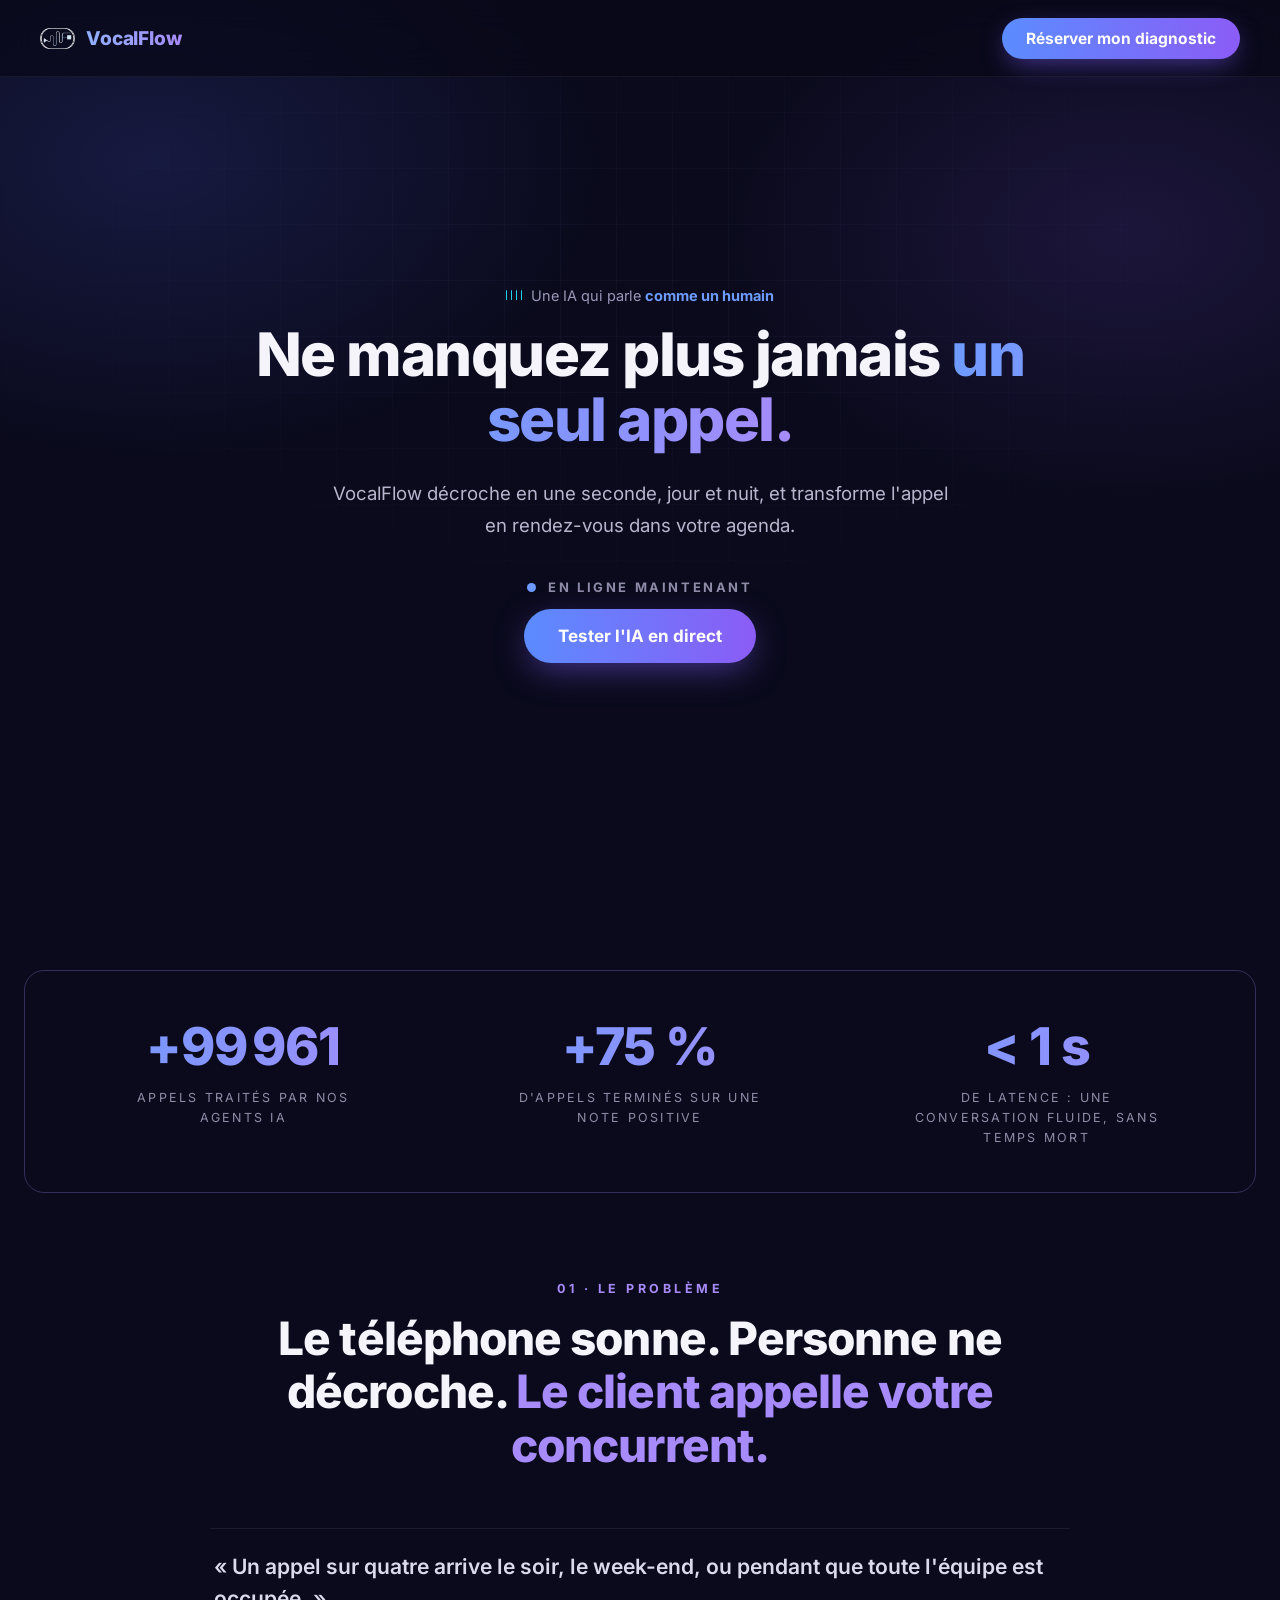
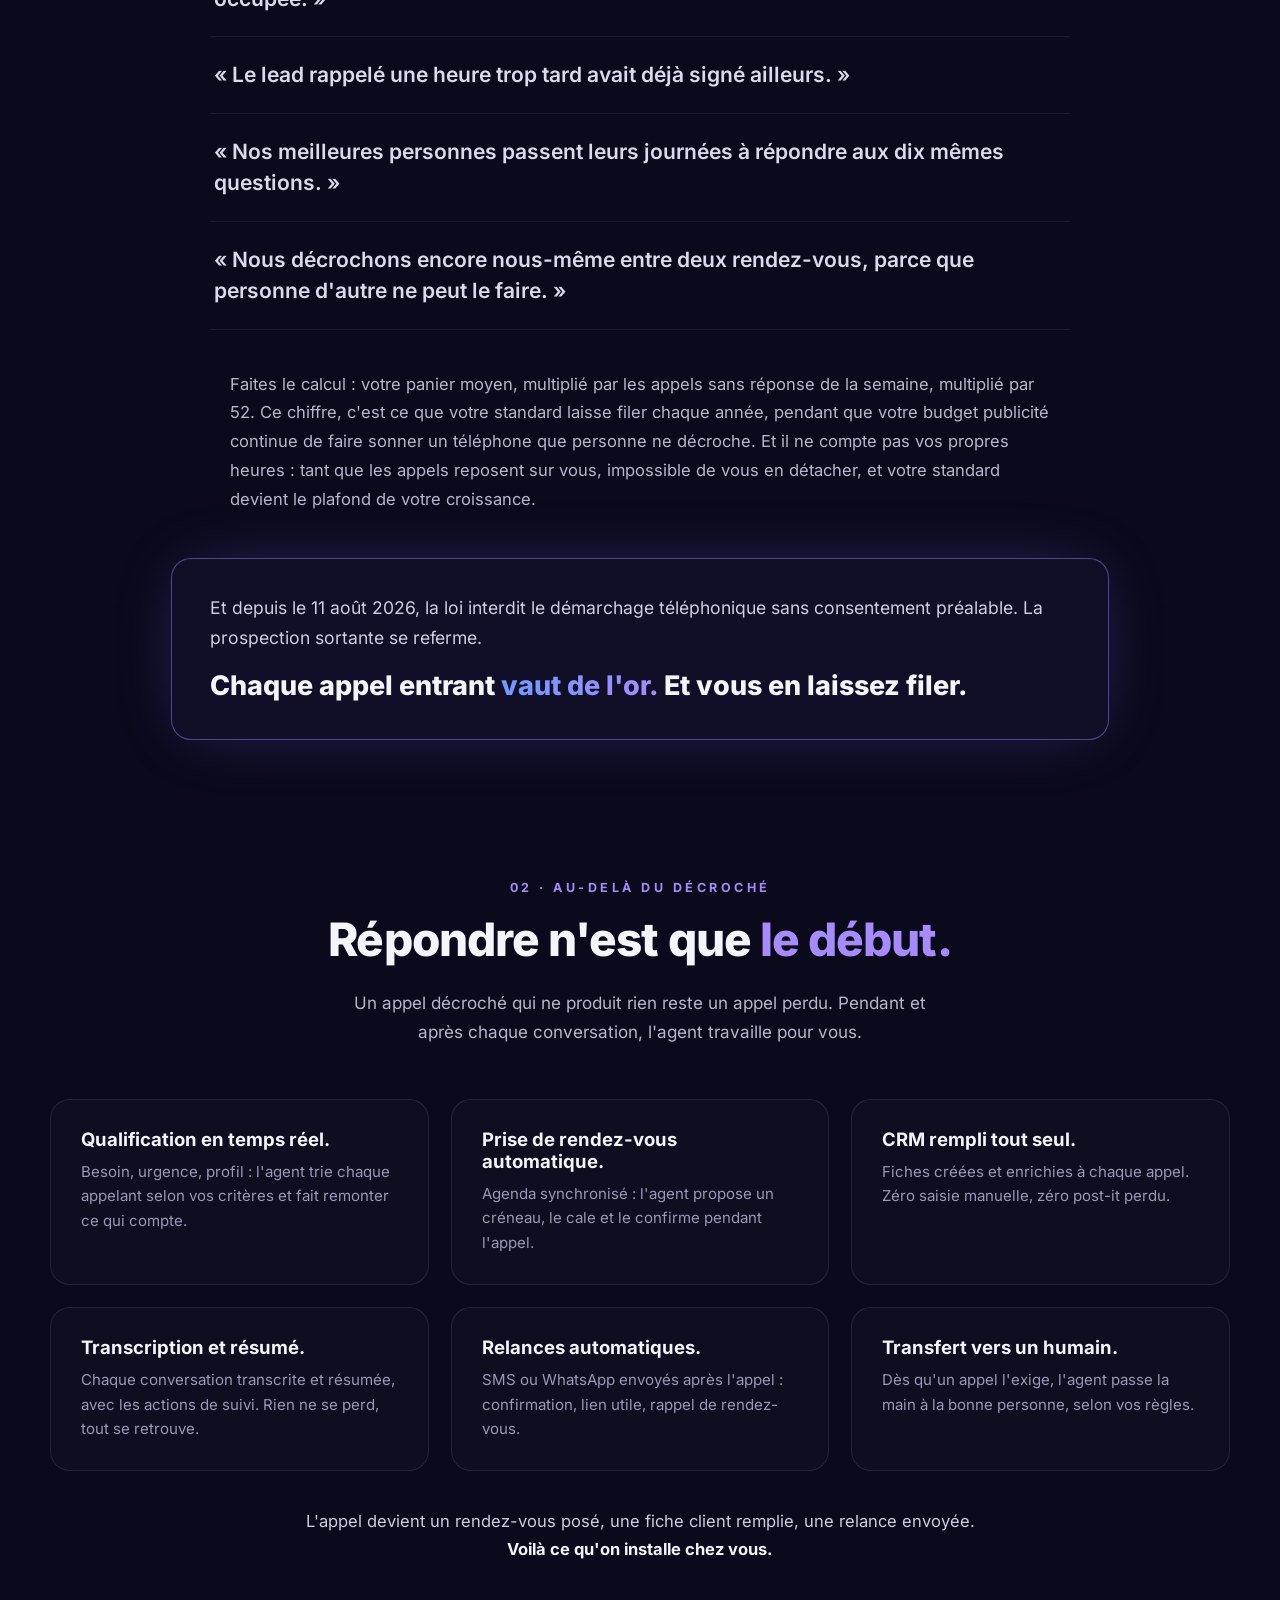
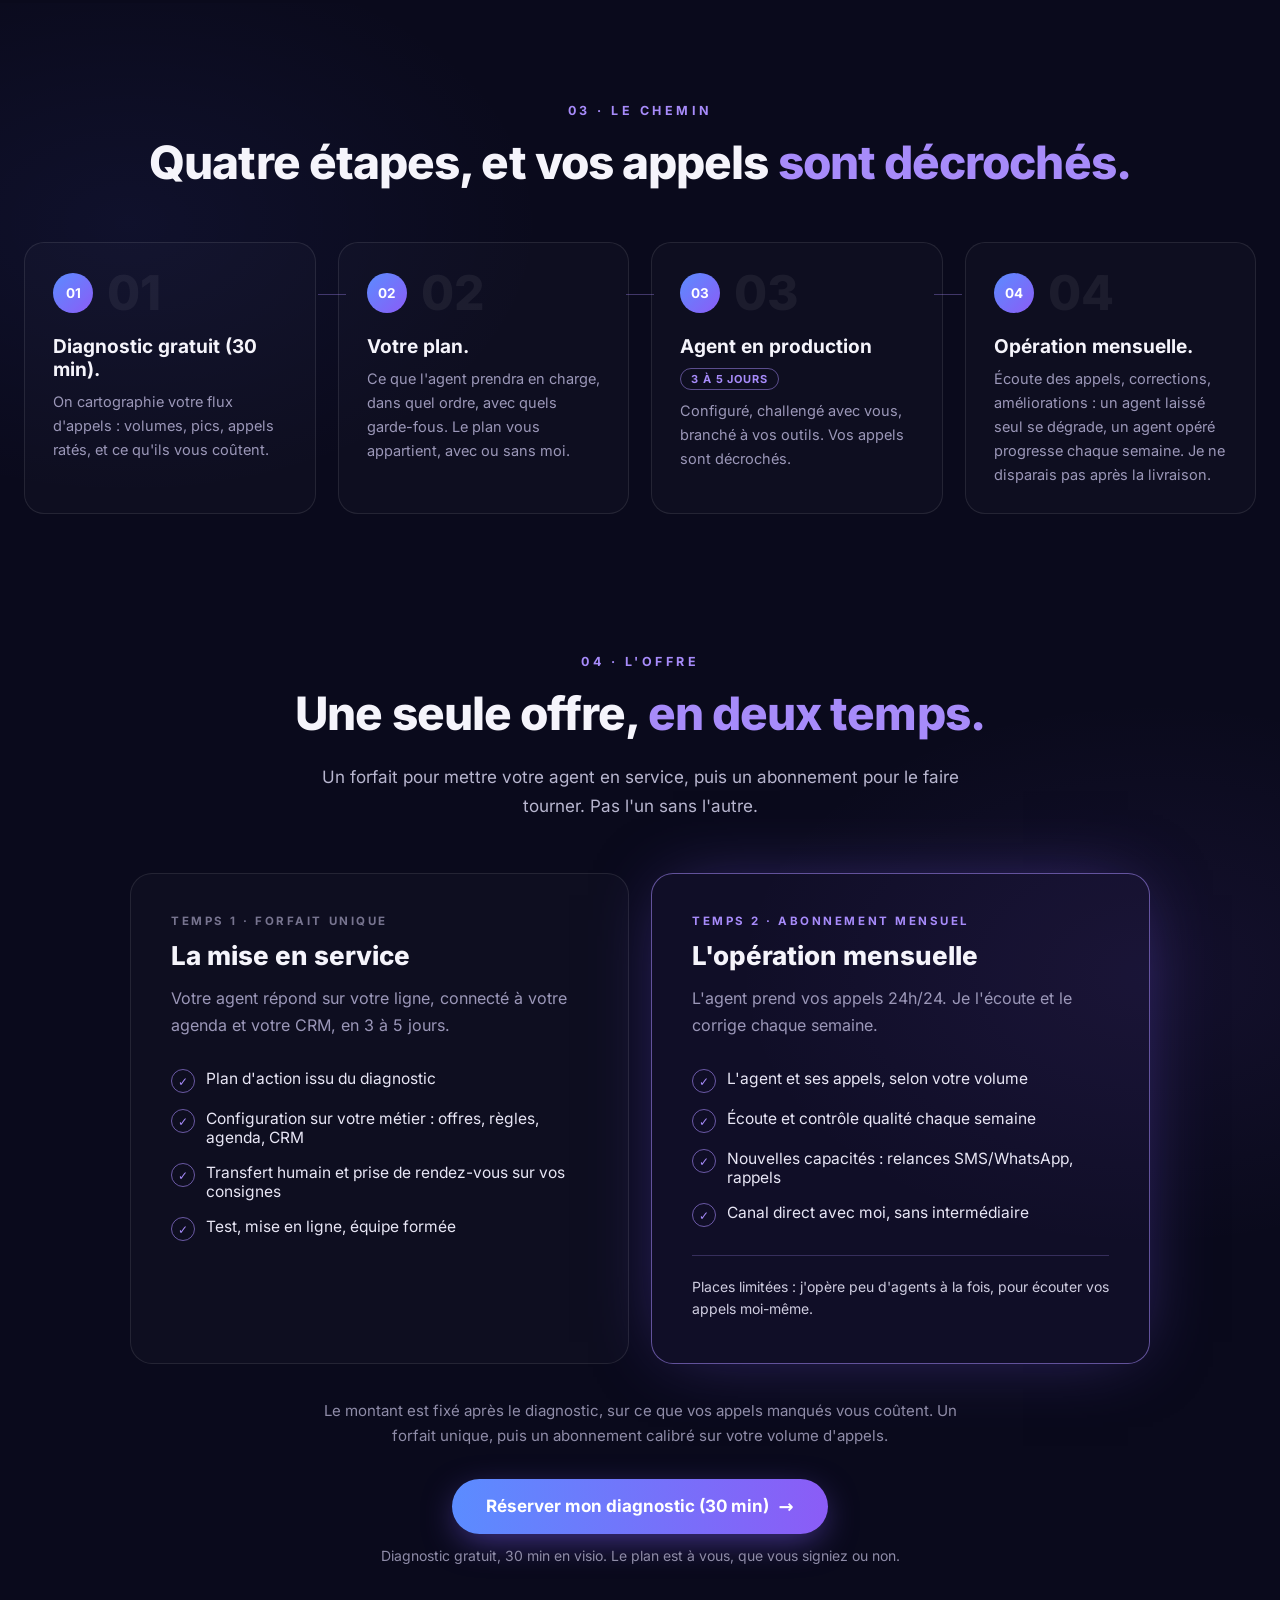
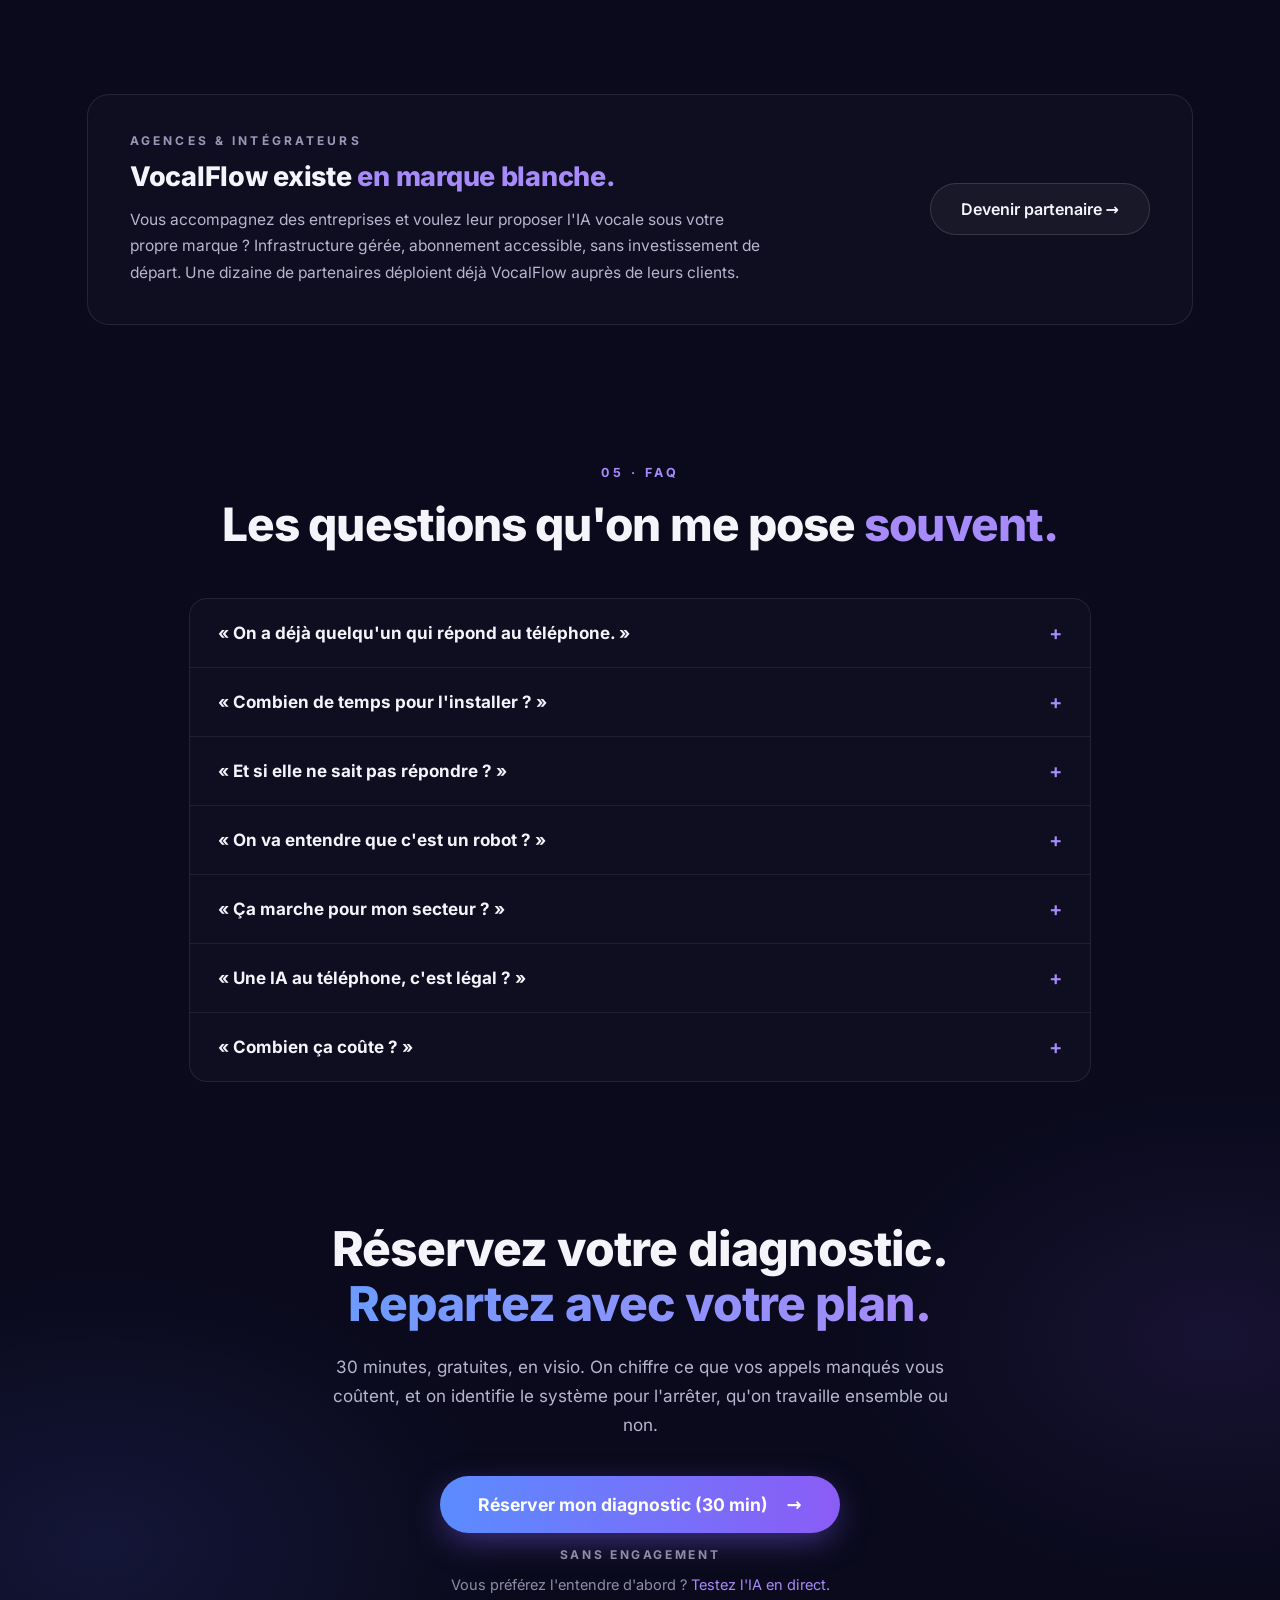
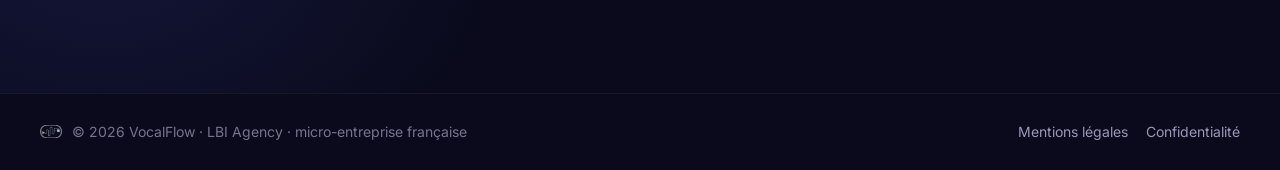
<file: index.html>
<!DOCTYPE html>
<html lang="fr">
<head>
  <meta charset="utf-8">
  <meta name="viewport" content="width=device-width, initial-scale=1">
  <title>VocalFlow | L'IA vocale qui décroche 24/7</title>
  <meta name="description" content="VocalFlow décroche vos appels en une seconde, jour et nuit, puis qualifie, prend le rendez-vous, remplit votre CRM et relance. Diagnostic gratuit de 30 minutes.">
  <meta name="theme-color" content="#0a0a1c">
  <meta name="color-scheme" content="dark">
  <meta property="og:type" content="website">
  <meta property="og:title" content="VocalFlow. Ne manquez plus jamais un seul appel.">
  <meta property="og:description" content="L'infrastructure téléphonique complète de votre entreprise : décroché en 1 seconde, qualification, RDV, CRM, relances. Testez l'IA en direct.">
  <meta property="og:locale" content="fr_FR">
  <meta property="og:site_name" content="VocalFlow">
  <!-- URLs absolues (obligatoires pour les aperçus LinkedIn/WhatsApp). Si le domaine change : remplacer vocal-flow.fr ici, dans le JSON-LD, robots.txt et sitemap.xml. -->
  <link rel="canonical" href="https://vocal-flow.fr/">
  <meta property="og:url" content="https://vocal-flow.fr/">
  <meta property="og:image" content="https://vocal-flow.fr/assets/og.jpg">
  <meta property="og:image:width" content="1200">
  <meta property="og:image:height" content="630">
  <meta property="og:image:alt" content="VocalFlow. Ne manquez plus jamais un seul appel.">
  <meta name="twitter:card" content="summary_large_image">
  <link rel="icon" href="/favicon.ico" sizes="32x32">
  <link rel="icon" type="image/png" sizes="192x192" href="/assets/icons/icon-192.png">
  <link rel="apple-touch-icon" href="/assets/icons/apple-touch-icon.png">
  <link rel="manifest" href="/site.webmanifest">
  <link rel="preload" href="/assets/fonts/inter.woff2" as="font" type="font/woff2" crossorigin>
  <link rel="stylesheet" href="/styles.css">
  <script type="application/ld+json">
  {
    "@context": "https://schema.org",
    "@type": "Organization",
    "name": "VocalFlow",
    "url": "https://vocal-flow.fr/",
    "logo": "https://vocal-flow.fr/assets/vocalflow-logo.png",
    "description": "Agent vocal IA qui décroche les appels entrants 24/7, qualifie, prend rendez-vous, remplit le CRM et relance.",
    "email": "contact@vocal-flow.fr",
    "founder": {
      "@type": "Person",
      "name": "Yassir Larabi",
      "jobTitle": "Fondateur de VocalFlow, AI Manager chez Smart Funnel",
      "sameAs": ["https://www.linkedin.com/in/yassir-larabi/"]
    },
    "address": { "@type": "PostalAddress", "addressLocality": "Aulnay-sous-Bois", "postalCode": "93600", "addressCountry": "FR" }
  }
  </script>
</head>
<body>
  <a class="skip-link" href="#hero">Aller au contenu</a>

  <!-- Halo qui suit la souris (pointeurs fins uniquement, voir main.js) -->
  <div class="spot" aria-hidden="true"></div>

  <!-- Veil d'ouverture : logo + marque, s'efface après 1,85 s puis est retiré du DOM -->
  <div class="veil" aria-hidden="true">
    <div class="veil__inner">
      <picture><source type="image/webp" srcset="/assets/vocalflow-logo-240.webp"><img src="/assets/vocalflow-logo-240.png" alt="" width="240" height="143" class="veil__logo"></picture>
      <div class="veil__name">VocalFlow</div>
    </div>
  </div>

  <!-- Navigation fixe -->
  <header class="nav-wrap">
    <nav class="nav" aria-label="Navigation principale">
      <a href="#top" class="brand" aria-label="VocalFlow — retour en haut">
        <picture><source type="image/webp" srcset="/assets/vocalflow-logo-240.webp"><img src="/assets/vocalflow-logo-240.png" alt="" width="240" height="143"></picture>
        <span class="brand__name">VocalFlow</span>
      </a>
      <a href="#diagnostic" class="btn btn--primary btn--nav"><span class="btn--nav__full">Réserver mon diagnostic</span><span class="btn--nav__short">Mon diagnostic</span></a>
    </nav>
  </header>

  <div id="top" class="page">
    <main>
      <!-- S1 Hero -->
      <section id="hero" class="hero" aria-labelledby="hero-title">
        <div class="hero__grid" aria-hidden="true"></div>
        <div class="hero__inner">
          <div class="hero__eyebrow rise">
            <span class="wave" aria-hidden="true"><span></span><span></span><span></span><span></span></span>
            <span>Une IA qui parle <b>comme un humain</b></span>
          </div>
          <h1 id="hero-title" class="hero__title rise">Ne manquez plus jamais <span class="grad-text">un seul appel.</span></h1>
          <p class="hero__lead rise">VocalFlow décroche en une seconde, jour et nuit, et transforme l'appel en rendez-vous dans votre agenda.</p>
          <div id="demo-live" class="hero__demo rise">
            <div class="status"><span class="status__dot" aria-hidden="true"></span><span class="status__text">EN LIGNE MAINTENANT</span></div>
            <div class="demo__idle">
              <button type="button" class="btn btn--primary demo__reveal">Tester l'IA en direct</button>
            </div>
            <div class="demo__live" hidden tabindex="-1">
              <div class="demo__sub">Notre agent décroche dans la seconde, 24h/24.</div>
              <div class="widget">
                <div class="widget__frame">
                  <div class="widget__loading" aria-hidden="true">CONNEXION À L'AGENT…</div>
                  <iframe title="Tester l'agent VocalFlow en direct" data-src="https://app.vocal-flow.fr/agent-test-public?token=dpl_apt_5d28abdd1e798d0c195125b5055f5cab32efa5df6ee1982fee06af8acb499785&amp;agentId=01M1MCRBT5XDGEQPH5RAGVAJAZ" allow="microphone; autoplay" scrolling="no"></iframe>
                </div>
              </div>
              <p class="demo__note">L'agent de démonstration suit un script générique. Le vôtre sera configuré sur votre métier, vos offres et vos règles.</p>
            </div>
            <noscript><p class="demo__note"><a href="https://app.vocal-flow.fr/agent-test-public?token=dpl_apt_5d28abdd1e798d0c195125b5055f5cab32efa5df6ee1982fee06af8acb499785&amp;agentId=01M1MCRBT5XDGEQPH5RAGVAJAZ" target="_blank" rel="noopener">Ouvrir la démo dans un nouvel onglet</a></p></noscript>
          </div>
        </div>
      </section>

      <!-- S2 Preuves flash -->
      <section class="stats" aria-label="Chiffres clés">
        <div class="stats__box">
          <div class="stat">
            <div class="stat__num grad-text" data-count="100000" data-prefix="+">+100&#8239;000</div>
            <div class="stat__label">appels traités par nos agents IA</div>
          </div>
          <div class="stat">
            <div class="stat__num grad-text" data-count="75" data-prefix="+" data-suffix=" %">+75 %</div>
            <div class="stat__label">d'appels terminés sur une note positive</div>
          </div>
          <div class="stat stat--wide">
            <div class="stat__num grad-text">&lt; 1 s</div>
            <div class="stat__label">de latence : une conversation fluide, sans temps mort</div>
          </div>
        </div>
      </section>

      <!-- S3 Le problème -->
      <section class="problem" aria-labelledby="problem-title">
        <p class="eyebrow">01 · Le problème</p>
        <h2 id="problem-title" class="h2 h2--wide">Le téléphone sonne. Personne ne décroche. <span class="accent">Le client appelle votre concurrent.</span></h2>
        <div class="quotes">
          <p class="quote">« Un appel sur quatre arrive le soir, le week-end, ou pendant que toute l'équipe est occupée. »</p>
          <p class="quote">« Le lead rappelé une heure trop tard avait déjà signé ailleurs. »</p>
          <p class="quote">« Nos meilleures personnes passent leurs journées à répondre aux dix mêmes questions. »</p>
          <p class="quote">« Nous décrochons encore nous-même entre deux rendez-vous, parce que personne d'autre ne peut le faire. »</p>
        </div>
        <p class="problem__calc">Faites le calcul : votre panier moyen, multiplié par les appels sans réponse de la semaine, multiplié par 52. Ce chiffre, c'est ce que votre standard laisse filer chaque année, pendant que votre budget publicité continue de faire sonner un téléphone que personne ne décroche. Et il ne compte pas vos propres heures : tant que les appels reposent sur vous, impossible de vous en détacher, et votre standard devient le plafond de votre croissance.</p>
        <div class="law">
          <p>Et depuis le 11 août 2026, la loi interdit le démarchage téléphonique sans consentement préalable. La prospection sortante se referme.</p>
          <p class="law__punch">Chaque appel entrant <span class="grad-text">vaut de l'or.</span> Et vous en laissez filer.</p>
        </div>
      </section>

      <!-- S5 Infrastructure -->
      <section class="infra" aria-labelledby="infra-title">
        <p class="eyebrow">02 · Au-delà du décroché</p>
        <h2 id="infra-title" class="h2">Répondre n'est que <span class="accent">le début.</span></h2>
        <p class="lead lead--600">Un appel décroché qui ne produit rien reste un appel perdu. Pendant et après chaque conversation, l'agent travaille pour vous.</p>
        <div class="cards">
          <div class="card"><h3>Qualification en temps réel.</h3><p>Besoin, urgence, profil : l'agent trie chaque appelant selon vos critères et fait remonter ce qui compte.</p></div>
          <div class="card"><h3>Prise de rendez-vous automatique.</h3><p>Agenda synchronisé : l'agent propose un créneau, le cale et le confirme pendant l'appel.</p></div>
          <div class="card"><h3>CRM rempli tout seul.</h3><p>Fiches créées et enrichies à chaque appel. Zéro saisie manuelle, zéro post-it perdu.</p></div>
          <div class="card"><h3>Transcription et résumé.</h3><p>Chaque conversation transcrite et résumée, avec les actions de suivi. Rien ne se perd, tout se retrouve.</p></div>
          <div class="card"><h3>Relances automatiques.</h3><p>SMS ou WhatsApp envoyés après l'appel : confirmation, lien utile, rappel de rendez-vous.</p></div>
          <div class="card"><h3>Transfert vers un humain.</h3><p>Dès qu'un appel l'exige, l'agent passe la main à la bonne personne, selon vos règles.</p></div>
        </div>
        <p class="infra__outro">L'appel devient un rendez-vous posé, une fiche client remplie, une relance envoyée. <b>Voilà ce qu'on installe chez vous.</b></p>
      </section>

      <!-- S7 Le chemin -->
      <section class="path" aria-labelledby="path-title">
        <p class="eyebrow">03 · Le chemin</p>
        <h2 id="path-title" class="h2">Quatre étapes, et vos appels <span class="accent">sont décrochés.</span></h2>
        <ol class="steps" role="list">
          <li class="step">
            <div class="step__head"><span class="step__badge">01</span><span class="step__ghost" aria-hidden="true">01</span></div>
            <h3 class="step__title">Diagnostic gratuit (30 min).</h3>
            <p>On cartographie votre flux d'appels : volumes, pics, appels ratés, et ce qu'ils vous coûtent.</p>
          </li>
          <li class="step">
            <div class="step__head"><span class="step__badge">02</span><span class="step__ghost" aria-hidden="true">02</span></div>
            <h3 class="step__title">Votre plan.</h3>
            <p>Ce que l'agent prendra en charge, dans quel ordre, avec quels garde-fous. Le plan vous appartient, avec ou sans moi.</p>
          </li>
          <li class="step">
            <div class="step__head"><span class="step__badge">03</span><span class="step__ghost" aria-hidden="true">03</span></div>
            <h3 class="step__title step__title--row"><span>Agent en production</span><span class="chip">3 À 5 JOURS</span></h3>
            <p>Configuré, challengé avec vous, branché à vos outils. Vos appels sont décrochés.</p>
          </li>
          <li class="step">
            <div class="step__head"><span class="step__badge">04</span><span class="step__ghost" aria-hidden="true">04</span></div>
            <h3 class="step__title">Opération mensuelle.</h3>
            <p>Écoute des appels, corrections, améliorations : un agent laissé seul se dégrade, un agent opéré progresse chaque semaine. Je ne disparais pas après la livraison.</p>
          </li>
        </ol>
      </section>

      <!-- S8 L'offre (réécrite le 07/09/2026 : une offre en deux temps, allégée) -->
      <section id="offre" class="offer" aria-labelledby="offer-title">
        <p class="eyebrow">04 · L'offre</p>
        <h2 id="offer-title" class="h2">Une seule offre, <span class="accent">en deux temps.</span></h2>
        <p class="lead">Un forfait pour mettre votre agent en service, puis un abonnement pour le faire tourner. Pas l'un sans l'autre.</p>
        <div class="plans">
          <div class="plan">
            <div class="plan__kicker">Temps 1 · Forfait unique</div>
            <h3 class="plan__name">La mise en service</h3>
            <p class="plan__desc">Votre agent répond sur votre ligne, connecté à votre agenda et votre CRM, en 3 à 5 jours.</p>
            <ul class="checklist" role="list">
              <li><span class="check" aria-hidden="true">✓</span><span>Plan d'action issu du diagnostic</span></li>
              <li><span class="check" aria-hidden="true">✓</span><span>Configuration sur votre métier : offres, règles, agenda, CRM</span></li>
              <li><span class="check" aria-hidden="true">✓</span><span>Transfert humain et prise de rendez-vous sur vos consignes</span></li>
              <li><span class="check" aria-hidden="true">✓</span><span>Test, mise en ligne, équipe formée</span></li>
            </ul>
          </div>
          <div class="plan plan--featured">
            <div class="plan__kicker">Temps 2 · Abonnement mensuel</div>
            <h3 class="plan__name">L'opération mensuelle</h3>
            <p class="plan__desc">L'agent prend vos appels 24h/24. Je l'écoute et le corrige chaque semaine.</p>
            <ul class="checklist" role="list">
              <li><span class="check" aria-hidden="true">✓</span><span>L'agent et ses appels, selon votre volume</span></li>
              <li><span class="check" aria-hidden="true">✓</span><span>Écoute et contrôle qualité chaque semaine</span></li>
              <li><span class="check" aria-hidden="true">✓</span><span>Nouvelles capacités : relances SMS/WhatsApp, rappels</span></li>
              <li><span class="check" aria-hidden="true">✓</span><span>Canal direct avec moi, sans intermédiaire</span></li>
            </ul>
            <p class="plan__note">Places limitées : j'opère peu d'agents à la fois, pour écouter vos appels moi-même.</p>
          </div>
        </div>
        <p class="offer__note">Le montant est fixé après le diagnostic, sur ce que vos appels manqués vous coûtent. Un forfait unique, puis un abonnement calibré sur votre volume d'appels.</p>
        <div class="cta-block">
          <a href="#diagnostic" class="btn btn--primary">Réserver mon diagnostic (30&nbsp;min) <span class="arrow" aria-hidden="true">→</span></a>
          <div class="cta-block__note">Diagnostic gratuit, 30 min en visio. Le plan est à vous, que vous signiez ou non.</div>
        </div>
      </section>

      <!-- S9 Marque blanche -->
      <section class="partner" aria-labelledby="partner-title">
        <div class="partner__card">
          <div class="partner__body">
            <p class="partner__kicker">Agences &amp; intégrateurs</p>
            <h2 id="partner-title" class="partner__title">VocalFlow existe <span class="accent">en marque blanche.</span></h2>
            <p class="partner__text">Vous accompagnez des entreprises et voulez leur proposer l'IA vocale sous votre propre marque ? Infrastructure gérée, abonnement accessible, sans investissement de départ. Une dizaine de partenaires déploient déjà VocalFlow auprès de leurs clients.</p>
          </div>
          <a href="mailto:contact@vocal-flow.fr?subject=Partenariat%20marque%20blanche%20VocalFlow" class="btn btn--ghost btn--sm" data-partner><span>Devenir partenaire <span aria-hidden="true">→</span></span></a>
        </div>
      </section>

      <!-- S11 FAQ -->
      <section id="faq" class="faq" aria-labelledby="faq-title">
        <p class="eyebrow">05 · FAQ</p>
        <h2 id="faq-title" class="h2">Les questions qu'on me pose <span class="accent">souvent.</span></h2>
        <div class="faq__list">
          <div class="faq__item">
            <button type="button" class="faq__q" aria-expanded="false" aria-controls="faq-a-1"><span>« On a déjà quelqu'un qui répond au téléphone. »</span><span class="faq__icon" aria-hidden="true">+</span></button>
            <div class="faq__a" id="faq-a-1"><p>Parfait : l'agent prend ce qui déborde. Les appels simultanés, les soirs, les week-ends, les pics d'activité. Votre équipe garde les conversations à valeur, l'IA absorbe le reste.</p></div>
          </div>
          <div class="faq__item">
            <button type="button" class="faq__q" aria-expanded="false" aria-controls="faq-a-2"><span>« Combien de temps pour l'installer ? »</span><span class="faq__icon" aria-hidden="true">+</span></button>
            <div class="faq__a" id="faq-a-2"><p>3 à 5 jours, et on s'occupe de tout : diagnostic, configuration sur votre base métier, phase de test où vous le challengez, mise en service. Vous n'avez qu'à valider.</p></div>
          </div>
          <div class="faq__item">
            <button type="button" class="faq__q" aria-expanded="false" aria-controls="faq-a-3"><span>« Et si elle ne sait pas répondre ? »</span><span class="faq__icon" aria-hidden="true">+</span></button>
            <div class="faq__a" id="faq-a-3"><p>Elle transfère vers un humain, selon vos règles. Et chaque cas non couvert est ajouté à sa base la semaine même : c'est ça, un système opéré.</p></div>
          </div>
          <div class="faq__item">
            <button type="button" class="faq__q" aria-expanded="false" aria-controls="faq-a-4"><span>« On va entendre que c'est un robot ? »</span><span class="faq__icon" aria-hidden="true">+</span></button>
            <div class="faq__a" id="faq-a-4"><p>Appelez la démo et jugez : intonations naturelles, pauses, adaptation au rythme de votre interlocuteur. La voix est choisie avec vous : timbre, ton, énergie.</p></div>
          </div>
          <div class="faq__item">
            <button type="button" class="faq__q" aria-expanded="false" aria-controls="faq-a-5"><span>« Ça marche pour mon secteur ? »</span><span class="faq__icon" aria-hidden="true">+</span></button>
            <div class="faq__a" id="faq-a-5"><p>L'agent est configuré sur votre base métier : vos services, vos offres, vos règles. Si vos appels entrants ont de la valeur, il y a un système à construire. Le diagnostic vous le dira honnêtement, y compris si la réponse est non.</p></div>
          </div>
          <div class="faq__item">
            <button type="button" class="faq__q" aria-expanded="false" aria-controls="faq-a-6"><span>« Une IA au téléphone, c'est légal ? »</span><span class="faq__icon" aria-hidden="true">+</span></button>
            <div class="faq__a" id="faq-a-6"><p>Oui : l'agent traite vos appels entrants et le suivi de personnes qui vous ont sollicités, exactement le cadre que la loi de 2026 laisse ouvert. Les règles d'information des appelants se configurent selon vos obligations, et on les cadre ensemble au diagnostic.</p></div>
          </div>
          <div class="faq__item">
            <button type="button" class="faq__q" aria-expanded="false" aria-controls="faq-a-7"><span>« Combien ça coûte ? »</span><span class="faq__icon" aria-hidden="true">+</span></button>
            <div class="faq__a" id="faq-a-7"><p>C'est du sur-mesure, cadré après le diagnostic. L'investissement se dimensionne sur le ROI du système, pas l'inverse.</p></div>
          </div>
        </div>
      </section>

      <!-- S12 CTA final -->
      <section id="diagnostic" class="final" aria-labelledby="final-title">
        <div class="final__inner">
          <h2 id="final-title" class="final__title">Réservez votre diagnostic. <span class="grad-text">Repartez avec votre plan.</span></h2>
          <p class="final__lead">30 minutes, gratuites, en visio. On chiffre ce que vos appels manqués vous coûtent, et on identifie le système pour l'arrêter, qu'on travaille ensemble ou non.</p>
          <div class="cta-block final__cta">
            <a href="https://calendly.com/contact-vocal-flow/audit-ia-vocale" class="btn btn--primary btn--final" data-calendly target="_blank" rel="noopener">Réserver mon diagnostic (30&nbsp;min)<span class="sr-only"> (s'ouvre dans un nouvel onglet)</span> <span class="arrow" aria-hidden="true">→</span></a>
            <div class="final__tag">SANS ENGAGEMENT</div>
            <div class="final__alt">Vous préférez l'entendre d'abord ? <a href="#demo-live">Testez l'IA en direct.</a></div>
          </div>
        </div>
      </section>
    </main>

    <footer class="footer">
      <div class="footer__inner">
        <div class="footer__brand">
          <picture><source type="image/webp" srcset="/assets/vocalflow-logo-240.webp"><img src="/assets/vocalflow-logo-240.png" alt="VocalFlow" width="240" height="143"></picture>
          <span>© 2026 VocalFlow · LBI Agency · micro-entreprise française</span>
        </div>
        <nav class="footer__links" aria-label="Liens légaux">
          <a href="/mentions-legales">Mentions légales</a>
          <a href="/politique-confidentialite">Confidentialité</a>
        </nav>
      </div>
    </footer>
  </div>

  <script src="/main.js" defer></script>
</body>
</html>
</file>
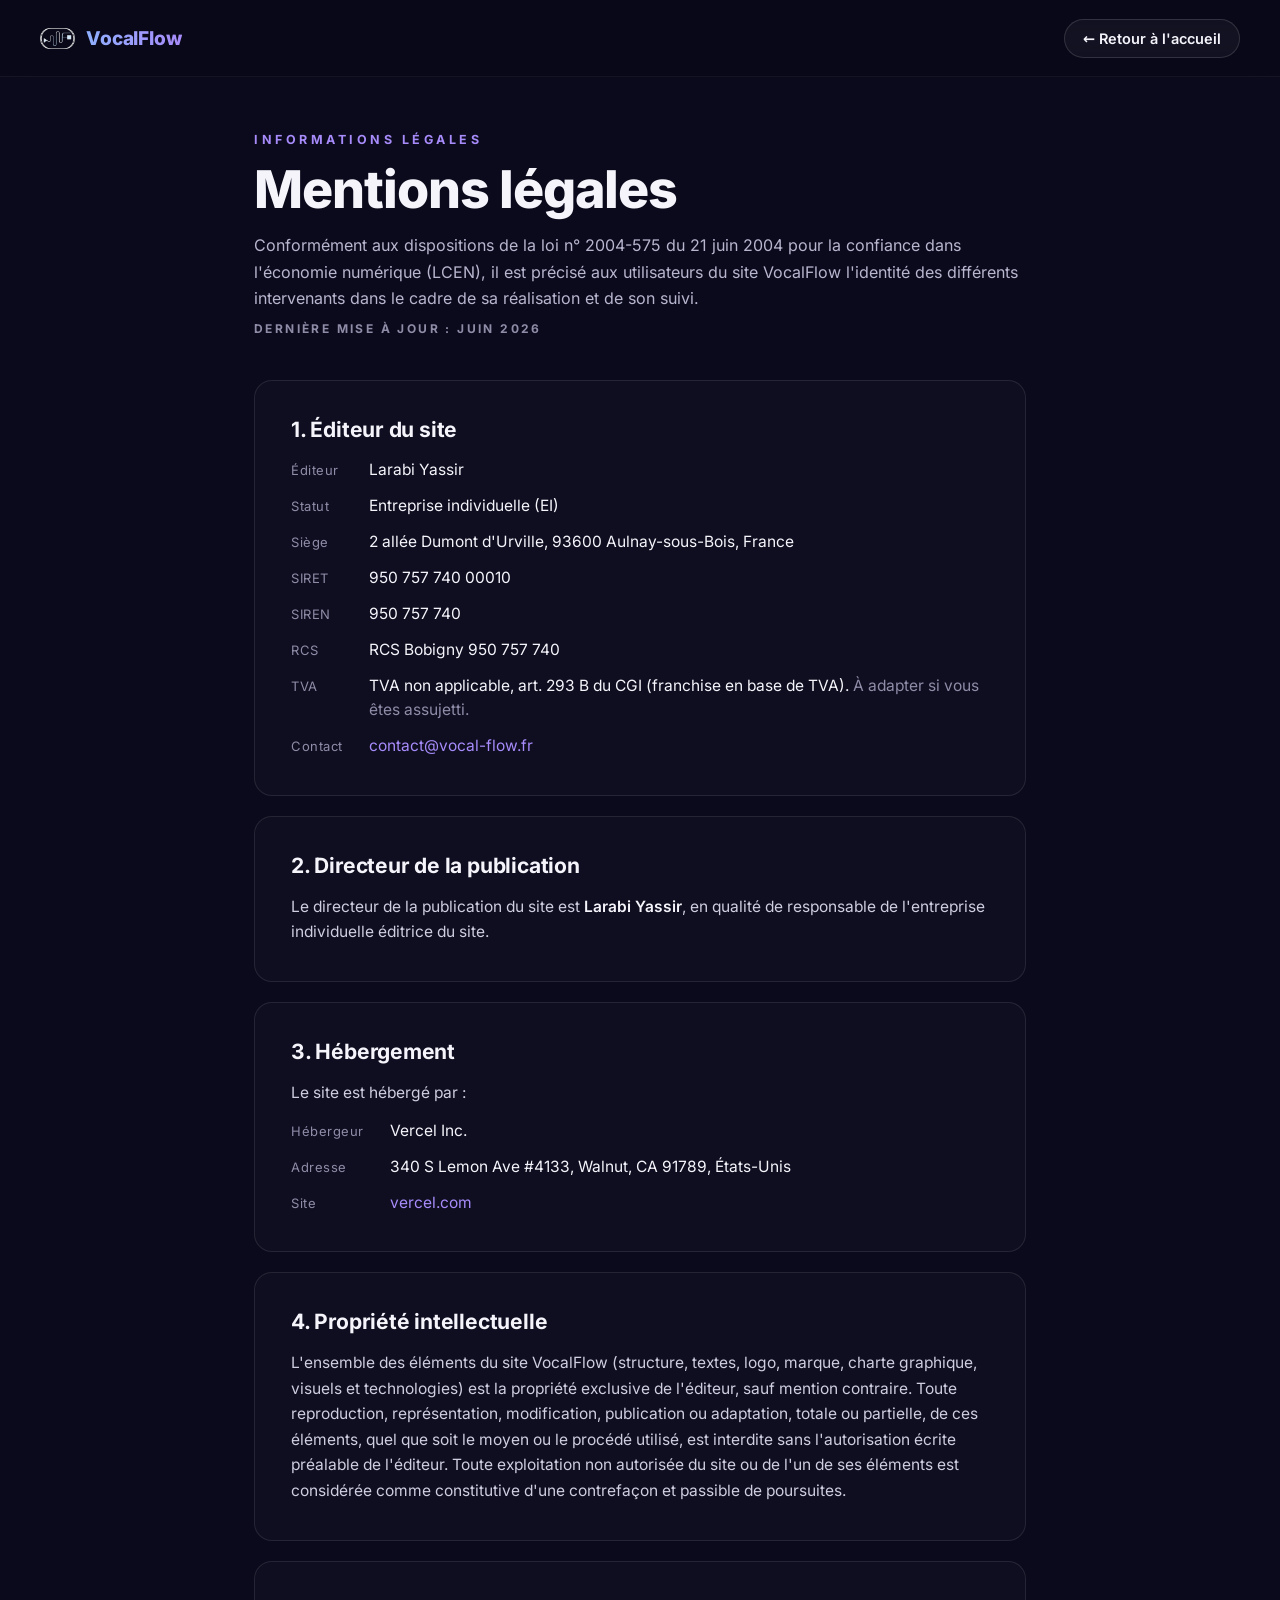
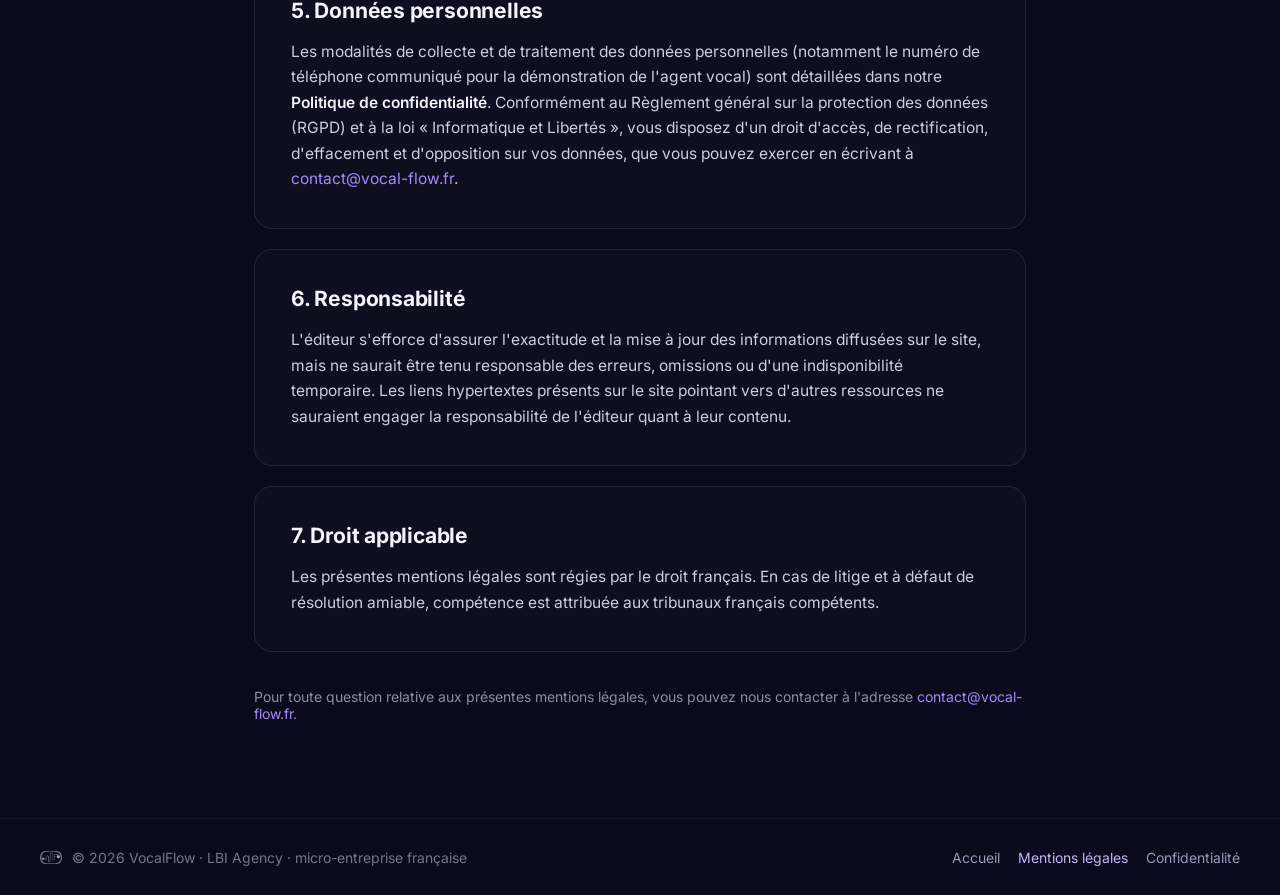
<file: mentions-legales.html>
<!DOCTYPE html>
<html lang="fr">
<head>
  <meta charset="utf-8">
  <meta name="viewport" content="width=device-width, initial-scale=1">
  <title>Mentions légales | VocalFlow</title>
  <meta name="description" content="Mentions légales du site VocalFlow : éditeur, directeur de la publication, hébergement, propriété intellectuelle, données personnelles et droit applicable.">
  <meta name="theme-color" content="#0a0a1c">
  <meta name="color-scheme" content="dark">
  <link rel="canonical" href="https://vocal-flow.fr/mentions-legales">
  <link rel="icon" href="/favicon.ico" sizes="32x32">
  <link rel="apple-touch-icon" href="/assets/icons/apple-touch-icon.png">
  <link rel="preload" href="/assets/fonts/inter.woff2" as="font" type="font/woff2" crossorigin>
  <link rel="stylesheet" href="/styles.css">
</head>
<body>
  <a class="skip-link" href="#main">Aller au contenu</a>

  <header class="nav-wrap nav-wrap--static">
    <nav class="nav" aria-label="Navigation principale">
      <a href="/" class="brand" aria-label="VocalFlow — retour à l'accueil">
        <picture><source type="image/webp" srcset="/assets/vocalflow-logo-240.webp"><img src="/assets/vocalflow-logo-240.png" alt="" width="240" height="143"></picture>
        <span class="brand__name">VocalFlow</span>
      </a>
      <a href="/" class="btn btn--ghost btn--back"><span class="btn--back__full">← Retour à l'accueil</span><span class="btn--back__short">← Accueil</span></a>
    </nav>
  </header>

  <main id="main" class="simple legal">
    <p class="eyebrow">Informations légales</p>
    <h1>Mentions légales</h1>
    <p class="legal__intro">Conformément aux dispositions de la loi n°&nbsp;2004-575 du 21 juin 2004 pour la confiance dans l'économie numérique (LCEN), il est précisé aux utilisateurs du site VocalFlow l'identité des différents intervenants dans le cadre de sa réalisation et de son suivi.</p>
    <p class="legal__date">Dernière mise à jour : juin 2026</p>

    <section class="legal__card" aria-labelledby="ml-1">
      <h2 id="ml-1">1. Éditeur du site</h2>
      <dl>
        <dt>Éditeur</dt><dd>Larabi Yassir</dd>
        <dt>Statut</dt><dd>Entreprise individuelle (EI)</dd>
        <dt>Siège</dt><dd>2 allée Dumont d'Urville, 93600 Aulnay-sous-Bois, France</dd>
        <dt>SIRET</dt><dd>950 757 740 00010</dd>
        <dt>SIREN</dt><dd>950 757 740</dd>
        <dt>RCS</dt><dd>RCS Bobigny 950 757 740</dd>
        <dt>TVA</dt><dd>TVA non applicable, art. 293 B du CGI (franchise en base de TVA). <span class="hint">À adapter si vous êtes assujetti.</span></dd>
        <dt>Contact</dt><dd><a href="mailto:contact@vocal-flow.fr">contact@vocal-flow.fr</a></dd>
      </dl>
    </section>

    <section class="legal__card" aria-labelledby="ml-2">
      <h2 id="ml-2">2. Directeur de la publication</h2>
      <p>Le directeur de la publication du site est <strong>Larabi Yassir</strong>, en qualité de responsable de l'entreprise individuelle éditrice du site.</p>
    </section>

    <section class="legal__card" aria-labelledby="ml-3">
      <h2 id="ml-3">3. Hébergement</h2>
      <p>Le site est hébergé par :</p>
      <dl>
        <dt>Hébergeur</dt><dd>Vercel Inc.</dd>
        <dt>Adresse</dt><dd>340 S Lemon Ave #4133, Walnut, CA 91789, États-Unis</dd>
        <dt>Site</dt><dd><a href="https://vercel.com" target="_blank" rel="noopener">vercel.com</a></dd>
      </dl>
    </section>

    <section class="legal__card" aria-labelledby="ml-4">
      <h2 id="ml-4">4. Propriété intellectuelle</h2>
      <p>L'ensemble des éléments du site VocalFlow (structure, textes, logo, marque, charte graphique, visuels et technologies) est la propriété exclusive de l'éditeur, sauf mention contraire. Toute reproduction, représentation, modification, publication ou adaptation, totale ou partielle, de ces éléments, quel que soit le moyen ou le procédé utilisé, est interdite sans l'autorisation écrite préalable de l'éditeur. Toute exploitation non autorisée du site ou de l'un de ses éléments est considérée comme constitutive d'une contrefaçon et passible de poursuites.</p>
    </section>

    <section class="legal__card" aria-labelledby="ml-5">
      <h2 id="ml-5">5. Données personnelles</h2>
      <p>Les modalités de collecte et de traitement des données personnelles (notamment le numéro de téléphone communiqué pour la démonstration de l'agent vocal) sont détaillées dans notre <a href="/politique-confidentialite"><strong>Politique de confidentialité</strong></a>. Conformément au Règlement général sur la protection des données (RGPD) et à la loi «&nbsp;Informatique et Libertés&nbsp;», vous disposez d'un droit d'accès, de rectification, d'effacement et d'opposition sur vos données, que vous pouvez exercer en écrivant à <a href="mailto:contact@vocal-flow.fr">contact@vocal-flow.fr</a>.</p>
    </section>

    <section class="legal__card" aria-labelledby="ml-6">
      <h2 id="ml-6">6. Responsabilité</h2>
      <p>L'éditeur s'efforce d'assurer l'exactitude et la mise à jour des informations diffusées sur le site, mais ne saurait être tenu responsable des erreurs, omissions ou d'une indisponibilité temporaire. Les liens hypertextes présents sur le site pointant vers d'autres ressources ne sauraient engager la responsabilité de l'éditeur quant à leur contenu.</p>
    </section>

    <section class="legal__card" aria-labelledby="ml-7">
      <h2 id="ml-7">7. Droit applicable</h2>
      <p>Les présentes mentions légales sont régies par le droit français. En cas de litige et à défaut de résolution amiable, compétence est attribuée aux tribunaux français compétents.</p>
    </section>

    <p class="legal__outro">Pour toute question relative aux présentes mentions légales, vous pouvez nous contacter à l'adresse <a href="mailto:contact@vocal-flow.fr">contact@vocal-flow.fr</a>.</p>
  </main>

  <footer class="footer">
    <div class="footer__inner">
      <div class="footer__brand">
        <picture><source type="image/webp" srcset="/assets/vocalflow-logo-240.webp"><img src="/assets/vocalflow-logo-240.png" alt="VocalFlow" width="240" height="143"></picture>
        <span>© 2026 VocalFlow · LBI Agency · micro-entreprise française</span>
      </div>
      <nav class="footer__links" aria-label="Liens légaux">
        <a href="/">Accueil</a>
        <a href="/mentions-legales" aria-current="page">Mentions légales</a>
        <a href="/politique-confidentialite">Confidentialité</a>
      </nav>
    </div>
  </footer>
</body>
</html>
</file>
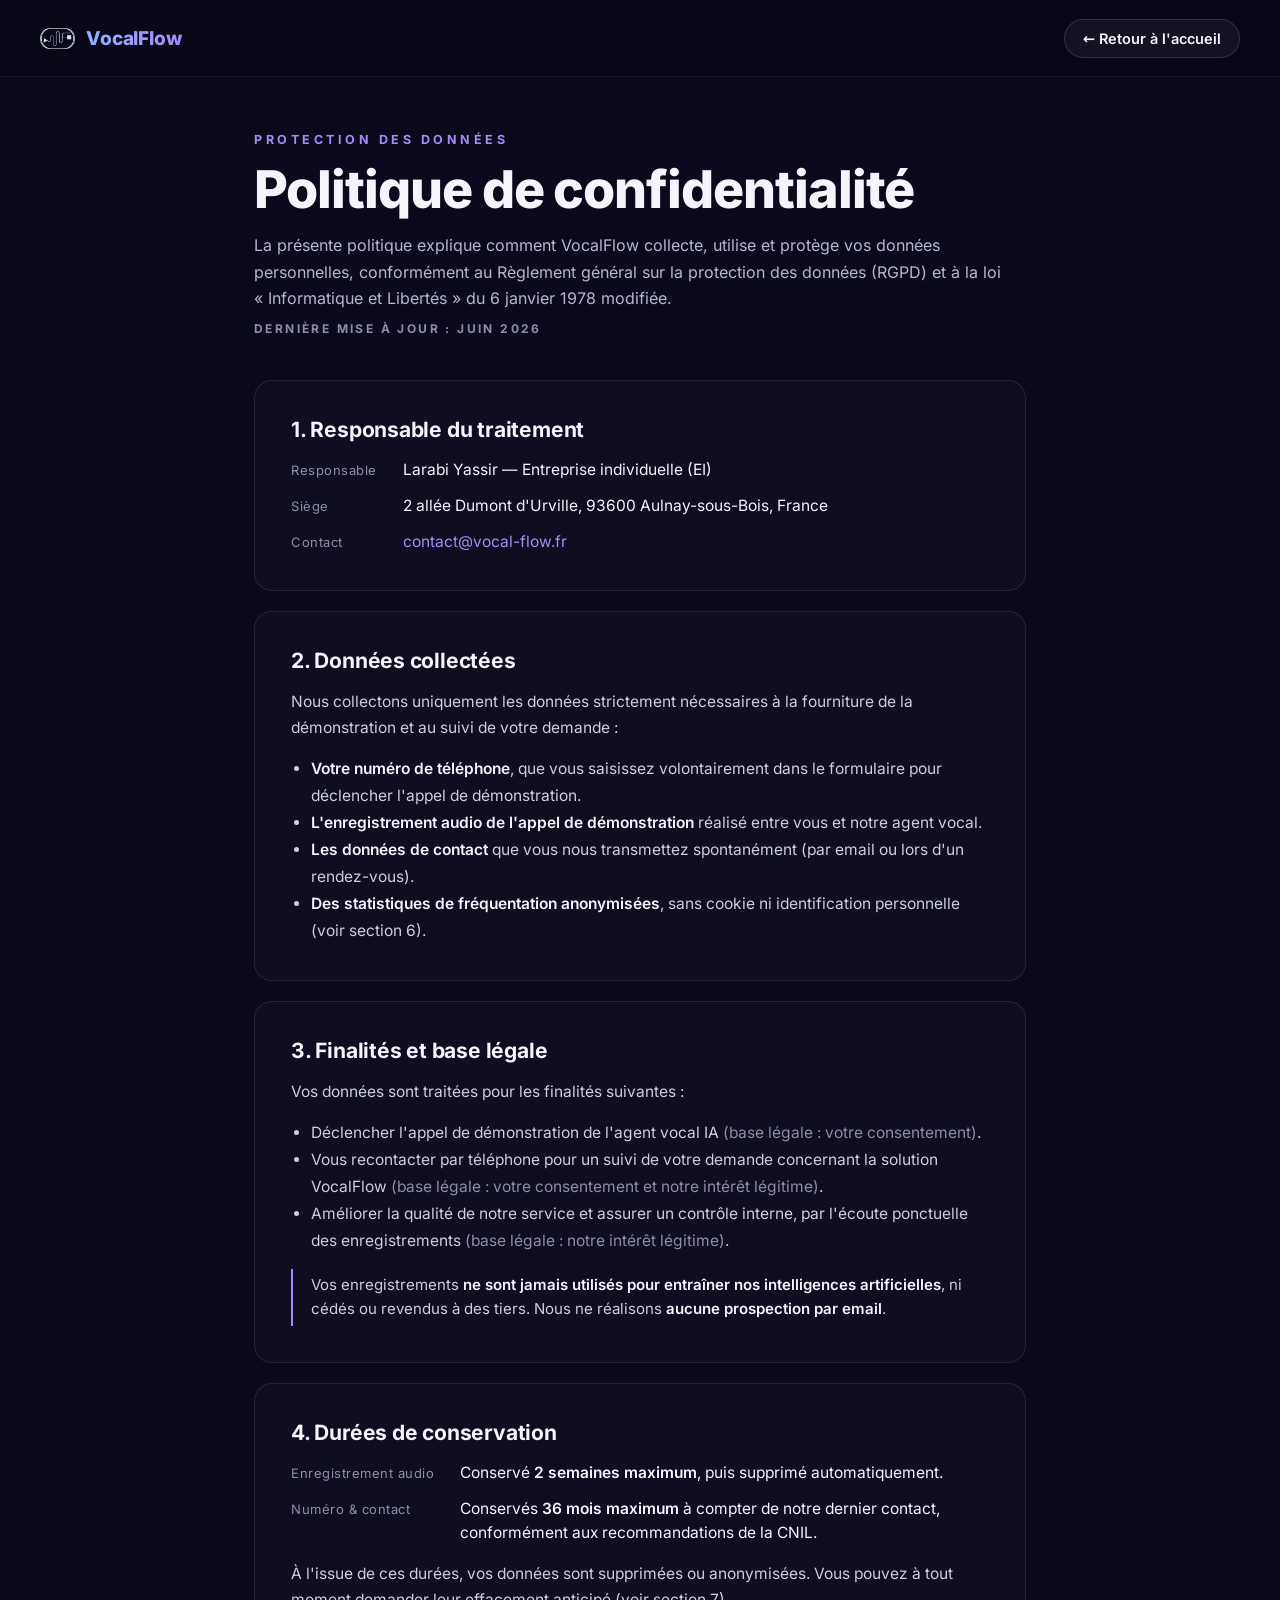
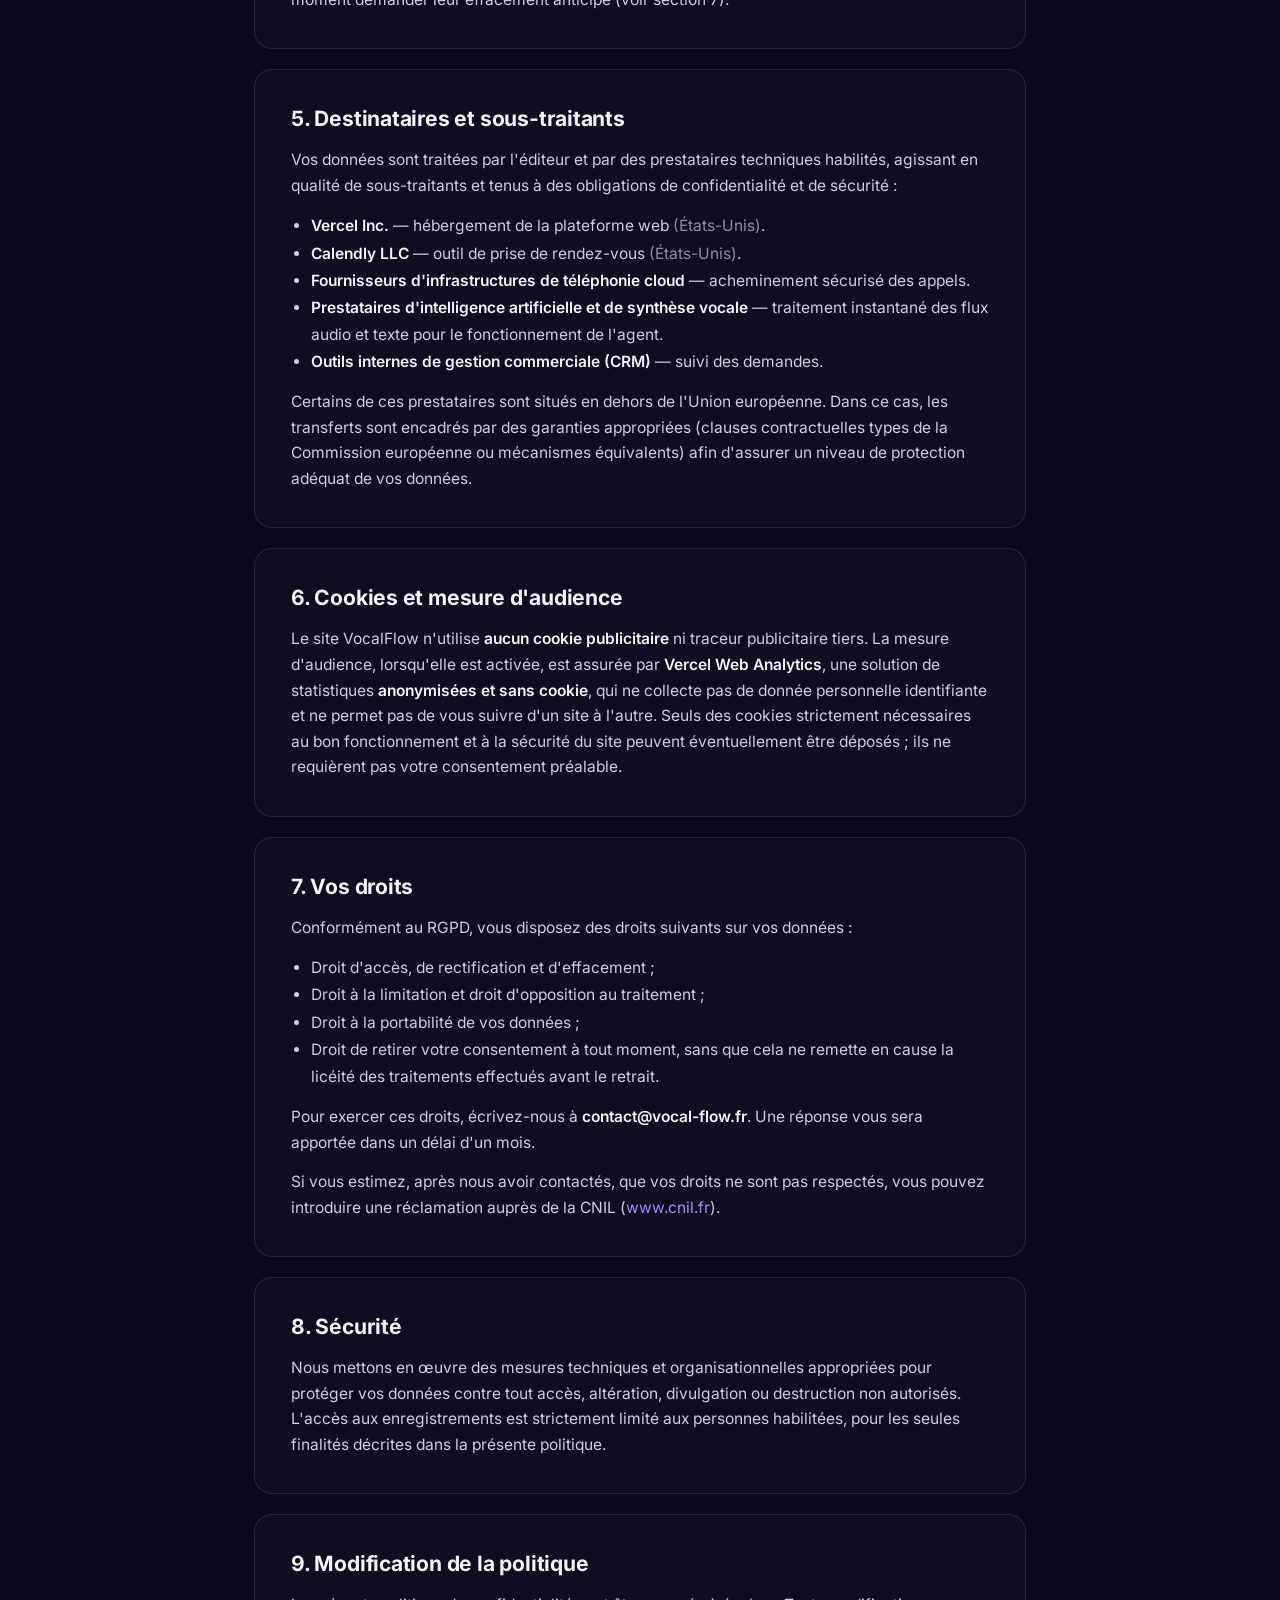
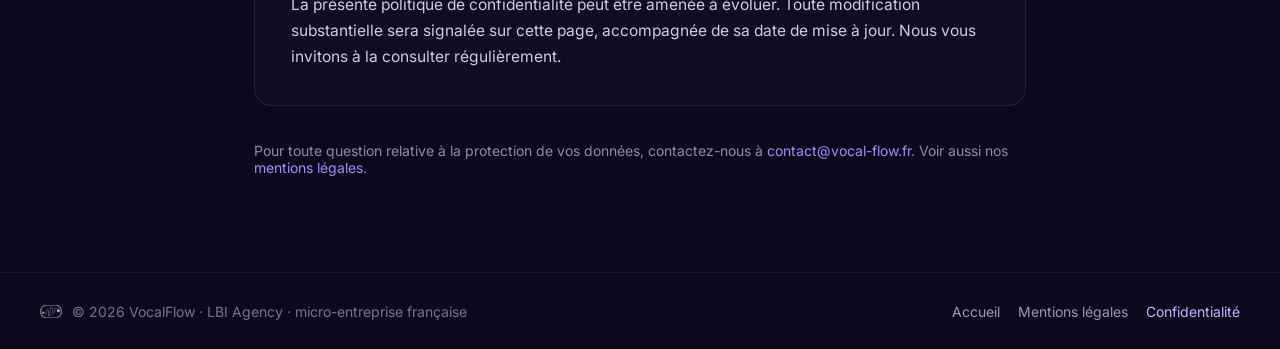
<file: politique-confidentialite.html>
<!DOCTYPE html>
<html lang="fr">
<head>
  <meta charset="utf-8">
  <meta name="viewport" content="width=device-width, initial-scale=1">
  <title>Politique de confidentialité | VocalFlow</title>
  <meta name="description" content="Politique de confidentialité de VocalFlow : données collectées, finalités, durées de conservation, sous-traitants, cookies et exercice de vos droits (RGPD).">
  <meta name="theme-color" content="#0a0a1c">
  <meta name="color-scheme" content="dark">
  <link rel="canonical" href="https://vocal-flow.fr/politique-confidentialite">
  <link rel="icon" href="/favicon.ico" sizes="32x32">
  <link rel="apple-touch-icon" href="/assets/icons/apple-touch-icon.png">
  <link rel="preload" href="/assets/fonts/inter.woff2" as="font" type="font/woff2" crossorigin>
  <link rel="stylesheet" href="/styles.css">
</head>
<body>
  <a class="skip-link" href="#main">Aller au contenu</a>

  <header class="nav-wrap nav-wrap--static">
    <nav class="nav" aria-label="Navigation principale">
      <a href="/" class="brand" aria-label="VocalFlow — retour à l'accueil">
        <picture><source type="image/webp" srcset="/assets/vocalflow-logo-240.webp"><img src="/assets/vocalflow-logo-240.png" alt="" width="240" height="143"></picture>
        <span class="brand__name">VocalFlow</span>
      </a>
      <a href="/" class="btn btn--ghost btn--back"><span class="btn--back__full">← Retour à l'accueil</span><span class="btn--back__short">← Accueil</span></a>
    </nav>
  </header>

  <main id="main" class="simple legal">
    <p class="eyebrow">Protection des données</p>
    <h1>Politique de confidentialité</h1>
    <p class="legal__intro">La présente politique explique comment VocalFlow collecte, utilise et protège vos données personnelles, conformément au Règlement général sur la protection des données (RGPD) et à la loi «&nbsp;Informatique et Libertés&nbsp;» du 6 janvier 1978 modifiée.</p>
    <p class="legal__date">Dernière mise à jour : juin 2026</p>

    <section class="legal__card" aria-labelledby="pc-1">
      <h2 id="pc-1">1. Responsable du traitement</h2>
      <dl>
        <dt>Responsable</dt><dd>Larabi Yassir — Entreprise individuelle (EI)</dd>
        <dt>Siège</dt><dd>2 allée Dumont d'Urville, 93600 Aulnay-sous-Bois, France</dd>
        <dt>Contact</dt><dd><a href="mailto:contact@vocal-flow.fr">contact@vocal-flow.fr</a></dd>
      </dl>
    </section>

    <section class="legal__card" aria-labelledby="pc-2">
      <h2 id="pc-2">2. Données collectées</h2>
      <p>Nous collectons uniquement les données strictement nécessaires à la fourniture de la démonstration et au suivi de votre demande :</p>
      <ul>
        <li><strong>Votre numéro de téléphone</strong>, que vous saisissez volontairement dans le formulaire pour déclencher l'appel de démonstration.</li>
        <li><strong>L'enregistrement audio de l'appel de démonstration</strong> réalisé entre vous et notre agent vocal.</li>
        <li><strong>Les données de contact</strong> que vous nous transmettez spontanément (par email ou lors d'un rendez-vous).</li>
        <li><strong>Des statistiques de fréquentation anonymisées</strong>, sans cookie ni identification personnelle (voir section 6).</li>
      </ul>
    </section>

    <section class="legal__card" aria-labelledby="pc-3">
      <h2 id="pc-3">3. Finalités et base légale</h2>
      <p>Vos données sont traitées pour les finalités suivantes :</p>
      <ul>
        <li>Déclencher l'appel de démonstration de l'agent vocal IA <span class="hint">(base légale : votre consentement)</span>.</li>
        <li>Vous recontacter par téléphone pour un suivi de votre demande concernant la solution VocalFlow <span class="hint">(base légale : votre consentement et notre intérêt légitime)</span>.</li>
        <li>Améliorer la qualité de notre service et assurer un contrôle interne, par l'écoute ponctuelle des enregistrements <span class="hint">(base légale : notre intérêt légitime)</span>.</li>
      </ul>
      <div class="legal__callout">Vos enregistrements <strong>ne sont jamais utilisés pour entraîner nos intelligences artificielles</strong>, ni cédés ou revendus à des tiers. Nous ne réalisons <strong>aucune prospection par email</strong>.</div>
    </section>

    <section class="legal__card" aria-labelledby="pc-4">
      <h2 id="pc-4">4. Durées de conservation</h2>
      <dl>
        <dt>Enregistrement audio</dt><dd>Conservé <strong>2 semaines maximum</strong>, puis supprimé automatiquement.</dd>
        <dt>Numéro &amp; contact</dt><dd>Conservés <strong>36 mois maximum</strong> à compter de notre dernier contact, conformément aux recommandations de la CNIL.</dd>
      </dl>
      <p>À l'issue de ces durées, vos données sont supprimées ou anonymisées. Vous pouvez à tout moment demander leur effacement anticipé (voir section 7).</p>
    </section>

    <section class="legal__card" aria-labelledby="pc-5">
      <h2 id="pc-5">5. Destinataires et sous-traitants</h2>
      <p>Vos données sont traitées par l'éditeur et par des prestataires techniques habilités, agissant en qualité de sous-traitants et tenus à des obligations de confidentialité et de sécurité :</p>
      <ul>
        <li><strong>Vercel Inc.</strong> — hébergement de la plateforme web <span class="hint">(États-Unis)</span>.</li>
        <li><strong>Calendly LLC</strong> — outil de prise de rendez-vous <span class="hint">(États-Unis)</span>.</li>
        <li><strong>Fournisseurs d'infrastructures de téléphonie cloud</strong> — acheminement sécurisé des appels.</li>
        <li><strong>Prestataires d'intelligence artificielle et de synthèse vocale</strong> — traitement instantané des flux audio et texte pour le fonctionnement de l'agent.</li>
        <li><strong>Outils internes de gestion commerciale (CRM)</strong> — suivi des demandes.</li>
      </ul>
      <p>Certains de ces prestataires sont situés en dehors de l'Union européenne. Dans ce cas, les transferts sont encadrés par des garanties appropriées (clauses contractuelles types de la Commission européenne ou mécanismes équivalents) afin d'assurer un niveau de protection adéquat de vos données.</p>
    </section>

    <section class="legal__card" aria-labelledby="pc-6">
      <h2 id="pc-6">6. Cookies et mesure d'audience</h2>
      <p>Le site VocalFlow n'utilise <strong>aucun cookie publicitaire</strong> ni traceur publicitaire tiers. La mesure d'audience, lorsqu'elle est activée, est assurée par <strong>Vercel Web Analytics</strong>, une solution de statistiques <strong>anonymisées et sans cookie</strong>, qui ne collecte pas de donnée personnelle identifiante et ne permet pas de vous suivre d'un site à l'autre. Seuls des cookies strictement nécessaires au bon fonctionnement et à la sécurité du site peuvent éventuellement être déposés ; ils ne requièrent pas votre consentement préalable.</p>
    </section>

    <section class="legal__card" aria-labelledby="pc-7">
      <h2 id="pc-7">7. Vos droits</h2>
      <p>Conformément au RGPD, vous disposez des droits suivants sur vos données :</p>
      <ul>
        <li>Droit d'accès, de rectification et d'effacement ;</li>
        <li>Droit à la limitation et droit d'opposition au traitement ;</li>
        <li>Droit à la portabilité de vos données ;</li>
        <li>Droit de retirer votre consentement à tout moment, sans que cela ne remette en cause la licéité des traitements effectués avant le retrait.</li>
      </ul>
      <p>Pour exercer ces droits, écrivez-nous à <a href="mailto:contact@vocal-flow.fr"><strong>contact@vocal-flow.fr</strong></a>. Une réponse vous sera apportée dans un délai d'un mois.</p>
      <p>Si vous estimez, après nous avoir contactés, que vos droits ne sont pas respectés, vous pouvez introduire une réclamation auprès de la CNIL (<a href="https://www.cnil.fr" target="_blank" rel="noopener">www.cnil.fr</a>).</p>
    </section>

    <section class="legal__card" aria-labelledby="pc-8">
      <h2 id="pc-8">8. Sécurité</h2>
      <p>Nous mettons en œuvre des mesures techniques et organisationnelles appropriées pour protéger vos données contre tout accès, altération, divulgation ou destruction non autorisés. L'accès aux enregistrements est strictement limité aux personnes habilitées, pour les seules finalités décrites dans la présente politique.</p>
    </section>

    <section class="legal__card" aria-labelledby="pc-9">
      <h2 id="pc-9">9. Modification de la politique</h2>
      <p>La présente politique de confidentialité peut être amenée à évoluer. Toute modification substantielle sera signalée sur cette page, accompagnée de sa date de mise à jour. Nous vous invitons à la consulter régulièrement.</p>
    </section>

    <p class="legal__outro">Pour toute question relative à la protection de vos données, contactez-nous à <a href="mailto:contact@vocal-flow.fr">contact@vocal-flow.fr</a>. Voir aussi nos <a href="/mentions-legales">mentions légales</a>.</p>
  </main>

  <footer class="footer">
    <div class="footer__inner">
      <div class="footer__brand">
        <picture><source type="image/webp" srcset="/assets/vocalflow-logo-240.webp"><img src="/assets/vocalflow-logo-240.png" alt="VocalFlow" width="240" height="143"></picture>
        <span>© 2026 VocalFlow · LBI Agency · micro-entreprise française</span>
      </div>
      <nav class="footer__links" aria-label="Liens légaux">
        <a href="/">Accueil</a>
        <a href="/mentions-legales">Mentions légales</a>
        <a href="/politique-confidentialite" aria-current="page">Confidentialité</a>
      </nav>
    </div>
  </footer>
</body>
</html>
</file>
<file: styles.css>
/* ==========================================================================
   VocalFlow — "Ne manquez plus jamais un seul appel."
   Implémentation fidèle de design-source/reproduction-design-agentia/project/Landing VocalFlow.dc.html
   Fond #0a0a1c, dégradés bleu → violet, police Inter (auto-hébergée).
   ========================================================================== */

/* ---------- Police auto-hébergée (Inter variable, sous-ensemble latin, licence OFL : assets/fonts/OFL-Inter.txt) ---------- */
@font-face {
  font-family: 'Inter';
  font-style: normal;
  font-weight: 400 800;
  font-display: swap;
  src: url('assets/fonts/inter.woff2') format('woff2');
  unicode-range: U+0000-00FF, U+0131, U+0152-0153, U+02BB-02BC, U+02C6, U+02DA, U+02DC, U+0304, U+0308, U+0329, U+2000-206F, U+20AC, U+2122, U+2191, U+2193, U+2212, U+2215, U+FEFF, U+FFFD;
}

:root {
  --bg: #0a0a1c;
  --bg-2: #0d0d22;
  --bg-3: #12122a;

  --ink: #f5f4fb;
  --body: #b8b6cf;
  --soft: #cfcde0;
  --quote: #dcd9ec;
  --list: #e8e6f5;
  --muted: #9b97b8;
  --muted-2: #8f8ca8;
  --muted-3: #77748f;
  --muted-4: #6d6a85;

  --accent: #a78bfa;
  --accent-2: #c4b5fd;
  --blue: #6d9bff;
  --cyan: #22d3ee;
  --green: #34d399;

  --grad-btn: linear-gradient(93deg, #5b8cff, #8b5cf6);
  --grad-text: linear-gradient(92deg, #6d9bff, #a78bfa);
  --grad-mark: linear-gradient(92deg, #8fb0ff, #a78bfa);
  --grad-badge: linear-gradient(135deg, #5b8cff, #8b5cf6);

  --card: rgba(255, 255, 255, .02);
  --line: rgba(255, 255, 255, .09);
  --line-soft: rgba(255, 255, 255, .07);
  --line-faint: rgba(255, 255, 255, .06);
  --line-strong: rgba(255, 255, 255, .13);

  --shadow-btn: 0 10px 34px -6px rgba(124, 92, 246, .55);
  --shadow-btn-hover: 0 16px 40px -6px rgba(124, 92, 246, .7);
  --shadow-nav: 0 8px 26px -6px rgba(124, 92, 246, .6);
  --shadow-nav-hover: 0 12px 32px -6px rgba(124, 92, 246, .75);

  --font: 'Inter', system-ui, -apple-system, 'Segoe UI', Roboto, 'Helvetica Neue', Arial, sans-serif;
  --ease: cubic-bezier(.22, 1, .36, 1);

  /* Widget de démo (S4) : cadrage de l'iframe app.vocal-flow.fr. Maquette : fenêtre 89 px, décalage 409 px
     (bouton seul). L'app affiche désormais un sélecteur de micro (≈ 423-465 px) au-dessus du bouton « Appeler
     l'agent » (≈ 475-523 px), et le bouton remonte un peu pendant l'appel : on garde le haut de cadre de la
     maquette et on agrandit la fenêtre pour montrer sélecteur + bouton + marge.
     Bouton coupé en bas : augmenter --widget-window ; contenu trop bas/haut : ajuster --widget-offset. */
  --widget-window: 168px;
  --widget-offset: 400px;
  --widget-height: 630px;

  color-scheme: dark;
}

/* ---------- Base ---------- */
*, *::before, *::after { box-sizing: border-box; }
/* Ces boîtes combinent largeur ou hauteur explicite + padding/bordure et sont en content-box dans la maquette. */
.nav, .footer__inner, .stats__box, .law, .partner__card, .faq__list, .check, .widget__frame { box-sizing: content-box; }

html {
  scroll-behavior: smooth;
  scroll-padding-top: 104px;
  -webkit-text-size-adjust: 100%;
}

body {
  margin: 0;
  background: var(--bg);
  color: var(--ink);
  font-family: var(--font);
  line-height: normal; /* comme la maquette : les interlignes sont posés élément par élément */
  -webkit-font-smoothing: antialiased;
  -moz-osx-font-smoothing: grayscale;
}

.page { position: relative; overflow: clip; }

a { color: var(--accent); text-decoration: none; }
a:hover { color: var(--accent-2); }
a:focus-visible, button:focus-visible { outline: 2px solid var(--accent); outline-offset: 3px; }
.sr-only { position: absolute; width: 1px; height: 1px; padding: 0; margin: -1px; overflow: hidden; clip: rect(0 0 0 0); clip-path: inset(50%); white-space: nowrap; border: 0; }

img { display: block; max-width: 100%; height: auto; }
h1, h2, h3, p, ul, ol { margin: 0; }
ul, ol { padding: 0; list-style: none; }
@media (max-width: 1199px) { h1, h2, h3 { text-wrap: balance; } p { text-wrap: pretty; } } /* desktop : coupures de ligne de la maquette */

.skip-link {
  position: absolute; left: 16px; top: -60px; z-index: 1000;
  padding: 10px 16px; border-radius: 999px; background: var(--ink); color: var(--bg); font-weight: 700;
}
.skip-link:focus { top: 16px; }

/* ---------- Utilitaires de texte ---------- */
.grad-text {
  background: var(--grad-text);
  -webkit-background-clip: text; background-clip: text;
  -webkit-text-fill-color: transparent; color: transparent;
}
.accent { color: var(--accent); }

.eyebrow {
  text-align: center; font-size: 12.5px; letter-spacing: .28em; font-weight: 700;
  color: var(--accent); text-transform: uppercase;
}
.eyebrow--left { text-align: left; }

.h2 {
  font-size: clamp(30px, 5.2vw, 46px); font-weight: 800; letter-spacing: -.02em; line-height: normal;
  text-align: center; color: var(--ink); margin-top: 16px;
}
.h2--wide { max-width: 940px; margin-left: auto; margin-right: auto; line-height: 1.16; }

.lead { max-width: 640px; margin: 22px auto 0; text-align: center; font-size: 17px; line-height: 1.7; color: var(--body); }
.lead--600 { max-width: 600px; }

.check {
  width: 22px; height: 22px; border-radius: 50%; border: 1px solid rgba(167, 139, 250, .6);
  color: var(--accent); font-size: 12px; display: inline-flex; align-items: center; justify-content: center; flex-shrink: 0;
}
.checklist { display: flex; flex-direction: column; gap: 13px; }
.checklist li { display: flex; gap: 11px; font-size: 15.5px; color: var(--list); }

/* ---------- Boutons ---------- */
.btn {
  display: inline-flex; align-items: center; justify-content: center; gap: 9px;
  border-radius: 999px; border: 0; font: inherit; font-weight: 700; cursor: pointer; white-space: nowrap;
  transition: transform .2s ease, box-shadow .2s ease, background-color .2s ease, color .2s ease;
}
.btn .arrow { font-size: 18px; }

.btn--primary { padding: 17px 34px; font-size: 17px; background: var(--grad-btn); color: #fff; box-shadow: var(--shadow-btn); }
.btn--primary:hover { color: #fff; }
.btn--nav { padding: 11px 24px; font-size: 15.5px; box-shadow: var(--shadow-nav); }
.btn--nav__short { display: none; }
.btn--final { padding: 18px 38px; font-size: 17.5px; }

.btn--ghost { padding: 17px 34px; font-size: 17px; font-weight: 600; background: rgba(255, 255, 255, .045); border: 1px solid var(--line-strong); color: var(--ink); }
.btn--ghost:hover { background: rgba(255, 255, 255, .08); color: var(--ink); }
.btn--sm { padding: 15px 30px; font-size: 16px; gap: 8px; flex-shrink: 0; }
.btn--back { padding: 10px 18px; font-size: 14.5px; font-weight: 600; }
.btn--back__short { display: none; }

.btn--accent { padding: 17px 36px; font-size: 17px; background: rgba(139, 92, 246, .07); border: 1px solid rgba(167, 139, 250, .5); color: var(--accent); }
.btn--accent:hover { background: rgba(139, 92, 246, .14); color: var(--accent-2); }

@media (hover: hover) {
  .btn--primary:hover { transform: translateY(-2px); box-shadow: var(--shadow-btn-hover); }
  .btn--nav:hover { transform: translateY(-1px); box-shadow: var(--shadow-nav-hover); }
}

.cta-row { display: flex; justify-content: center; align-items: center; gap: 16px; flex-wrap: wrap; }
.cta-block { display: flex; flex-direction: column; align-items: center; gap: 13px; margin-top: 30px; }
.cta-block__note { font-size: 14px; color: var(--muted-2); text-align: center; }

/* ---------- Animations ---------- */
@keyframes pulseDot { 0%, 100% { opacity: 1; box-shadow: 0 0 0 0 rgba(109, 155, 255, .55); } 50% { opacity: .75; box-shadow: 0 0 0 6px rgba(109, 155, 255, 0); } }
@keyframes riseIn { from { opacity: 0; transform: translateY(26px); filter: blur(10px); } to { opacity: 1; transform: translateY(0); filter: blur(0); } }
@keyframes fadeNav { from { opacity: 0; transform: translateY(-10px); } to { opacity: 1; transform: translateY(0); } }
@keyframes markIn { from { opacity: 0; transform: scale(.82) translateY(8px); filter: blur(12px); } to { opacity: 1; transform: scale(1) translateY(0); filter: blur(0); } }
@keyframes veilOut { 0%, 60% { opacity: 1; } 100% { opacity: 0; } }
@keyframes waveBar { 0%, 100% { transform: scaleY(.35); } 50% { transform: scaleY(1); } }
@keyframes fadeOnly { from { opacity: 0; } to { opacity: 1; } }

/* Une fois l'entrée jouée, main.js pose .is-in : l'animation est retirée (libère les calques du compositeur). */
.is-in { animation: none !important; opacity: 1; transform: none; filter: none; }

/* ---------- Halo suivant la souris ---------- */
.spot {
  position: fixed; top: 0; left: 0; width: 640px; height: 640px; margin: -320px 0 0 -320px; z-index: 0;
  pointer-events: none; will-change: transform; transform: translate3d(-1000px, -1000px, 0);
  background: radial-gradient(circle closest-side, rgba(78, 217, 234, .13), transparent 100%);
}

/* ---------- Veil d'ouverture ---------- */
.veil {
  position: fixed; inset: 0; z-index: 100; pointer-events: none;
  display: flex; align-items: center; justify-content: center;
  background-color: var(--bg);
  background-image: radial-gradient(560px 400px at 50% 46%, rgba(124, 92, 246, .16), transparent 68%);
  animation: veilOut 1.85s ease both;
}
.veil__inner { display: flex; flex-direction: column; align-items: center; gap: 18px; }
.veil__logo { height: 40px; width: auto; margin: 17px 0; animation: markIn .8s var(--ease) .1s both; } /* 17 px = marge transparente du PNG de la maquette */
.veil__name {
  font-weight: 800; font-size: 30px; letter-spacing: -.01em;
  background: var(--grad-mark); -webkit-background-clip: text; background-clip: text; -webkit-text-fill-color: transparent; color: transparent;
  animation: markIn .8s var(--ease) .28s both;
}

/* ---------- Navigation ---------- */
.nav-wrap {
  position: fixed; top: 0; left: 0; right: 0; z-index: 60;
  background: rgba(8, 8, 24, .66); border-bottom: 1px solid rgba(255, 255, 255, .05);
  backdrop-filter: blur(16px); -webkit-backdrop-filter: blur(16px);
  animation: fadeNav .7s ease 1.55s both;
}
.nav-wrap--static { animation: none; }
.nav { max-width: 1400px; margin: 0 auto; padding: 0 40px; height: 76px; display: flex; align-items: center; justify-content: space-between; gap: 16px; }
.brand { display: flex; align-items: center; gap: 11px; }
.brand img { height: 21px; width: auto; }
.brand__name {
  font-weight: 800; font-size: 19px; letter-spacing: -.01em;
  background: var(--grad-mark); -webkit-background-clip: text; background-clip: text; -webkit-text-fill-color: transparent; color: transparent;
}

/* ---------- S1 Hero ---------- */
.hero {
  position: relative; min-height: 100vh; min-height: 100svh;
  display: flex; align-items: center; justify-content: center; padding: 110px 24px 60px;
  background-image:
    radial-gradient(700px 460px at 12% 18%, rgba(91, 108, 255, .16), transparent 65%),
    radial-gradient(640px 420px at 88% 26%, rgba(139, 92, 246, .14), transparent 65%);
}
.hero__grid {
  position: absolute; inset: 0;
  background-image: linear-gradient(rgba(148, 163, 255, .05) 1px, transparent 1px), linear-gradient(90deg, rgba(148, 163, 255, .05) 1px, transparent 1px);
  background-size: 56px 56px;
  -webkit-mask-image: radial-gradient(ellipse 75% 62% at 50% 32%, #000 0%, transparent 72%);
  mask-image: radial-gradient(ellipse 75% 62% at 50% 32%, #000 0%, transparent 72%);
}
.hero__inner { position: relative; max-width: 980px; margin: 0 auto; text-align: center; }

.hero__eyebrow { display: flex; align-items: center; justify-content: center; gap: 9px; font-size: 14.5px; color: var(--muted); }
.hero__eyebrow b { color: var(--blue); }
.wave { display: inline-flex; align-items: center; gap: 3.5px; height: 10px; }
.wave span { width: 1.5px; height: 10px; border-radius: 2px; background: var(--cyan); transform-origin: center; animation: waveBar 1.1s ease-in-out infinite; }
.wave span:nth-child(2) { animation-duration: 1.3s; animation-delay: .15s; }
.wave span:nth-child(3) { animation-duration: .9s; animation-delay: .3s; }
.wave span:nth-child(4) { animation-duration: 1.2s; animation-delay: .45s; }

.hero__title { font-size: clamp(38px, 7.2vw, 60px); font-weight: 800; line-height: 1.09; letter-spacing: -.025em; color: var(--ink); margin: 18px auto 0; max-width: 860px; }
.hero__lead { margin: 26px auto 0; max-width: 620px; font-size: clamp(17px, 2vw, 18.5px); line-height: 1.7; color: var(--body); }
.hero__demo { display: flex; flex-direction: column; align-items: center; gap: 14px; margin-top: 38px; width: 100%; }
.hero__demo .demo__idle { flex-direction: column; align-items: center; gap: 14px; }
.hero__demo .demo__live { width: 100%; display: flex; flex-direction: column; align-items: center; gap: 12px; }
.hero__demo .demo__sub { margin: 0; }
.hero__demo .widget { margin: 10px auto 0; width: 100%; max-width: 480px; } /* largeur de la carte de l'app : plus de bandes latérales */
.hero__demo .demo__note { margin: 6px auto 0; }

/* Entrées en cascade (délais de la maquette) */
.rise { animation: riseIn .85s var(--ease) both; }
.hero__eyebrow.rise { animation-delay: .88s; }
.hero__title.rise { animation-delay: .95s; }
.hero__lead.rise { animation-delay: 1.22s; }
.hero__demo.rise { animation-delay: 1.36s; }

/* ---------- S2 Preuves flash ---------- */
.stats { padding: 70px 24px 40px; }
.stats__box {
  max-width: 1180px; margin: 0 auto; border: 1px solid rgba(167, 139, 250, .28); border-radius: 20px; padding: 44px 30px;
  display: grid; grid-template-columns: repeat(3, 1fr); gap: 20px; text-align: center;
}
.stat__num { font-size: clamp(38px, 5.5vw, 52px); font-weight: 800; letter-spacing: -.02em; }
.stat__label { margin: 10px auto 0; max-width: 260px; font-size: 12.5px; letter-spacing: .18em; line-height: 1.6; color: var(--muted-2); text-transform: uppercase; }
.stat--wide .stat__label { max-width: 280px; }

/* ---------- S3 Le problème ---------- */
.problem { position: relative; padding: 48px 24px 40px; }
.quotes { max-width: 860px; margin: 56px auto 0; }
.quote { padding: 22px 4px; border-top: 1px solid var(--line-soft); font-size: clamp(17px, 2.4vw, 21px); font-weight: 600; line-height: 1.5; color: var(--quote); }
.quote:last-child { border-bottom: 1px solid var(--line-soft); }
.problem__calc { max-width: 820px; margin: 40px auto 0; font-size: 16.5px; line-height: 1.75; color: var(--body); }
.law {
  max-width: 860px; margin: 44px auto 0; padding: 34px 38px; border-radius: 20px;
  background: rgba(139, 92, 246, .055); border: 1px solid rgba(167, 139, 250, .45);
  box-shadow: 0 0 70px -22px rgba(124, 92, 246, .45);
}
.law p { font-size: 17.5px; line-height: 1.7; color: var(--soft); }
.law .law__punch { margin-top: 16px; font-size: clamp(22px, 3vw, 27px); font-weight: 800; line-height: 1.35; color: var(--ink); }

/* ---------- Démo en direct (dans le hero depuis le 07/09/2026 ; l'ancienne section S4 a été retirée) ---------- */
.demo__idle { display: flex; justify-content: center; }
.demo__idle[hidden], .demo__live[hidden] { display: none; }
.demo__live:focus { outline: none; }
.status { display: flex; align-items: center; justify-content: center; gap: 12px; }
.status__dot { width: 9px; height: 9px; border-radius: 50%; background: var(--blue); animation: pulseDot 2s ease infinite; }
.status__text { font-size: 13px; letter-spacing: .2em; font-weight: 700; color: var(--muted-2); }
.demo__sub { margin-top: 14px; font-size: 16.5px; color: var(--soft); }
.widget { max-width: 640px; margin: 26px auto 0; animation: riseIn .7s var(--ease) both; }
.widget__frame {
  position: relative; height: var(--widget-window); border-radius: 16px; overflow: hidden;
  border: 1px solid rgba(167, 139, 250, .3); background: var(--bg-2);
  box-shadow: 0 18px 60px -30px rgba(124, 92, 246, .55);
  transition: height .5s var(--ease), border-radius .5s ease;
}
.widget__frame.is-open { height: var(--widget-height); border-radius: 18px; }
.widget__loading {
  position: absolute; inset: 0; display: flex; align-items: center; justify-content: center; pointer-events: none;
  color: var(--muted-4); font-size: 13px; letter-spacing: .18em; font-weight: 700;
}
.widget__frame iframe {
  position: absolute; left: 0; top: calc(-1 * var(--widget-offset)); width: 100%; height: var(--widget-height);
  border: 0; background: transparent; transition: top .5s var(--ease);
}
.widget__frame.is-open iframe { top: 0; }
.demo__note { max-width: 560px; margin: 22px auto 0; font-size: 13px; line-height: 1.6; color: var(--muted-4); }

/* ---------- S5 Infrastructure ---------- */
.infra { padding: 100px 24px 40px; }
.cards { max-width: 1180px; margin: 52px auto 0; display: grid; grid-template-columns: repeat(3, 1fr); gap: 22px; }
.card { background: var(--card); border: 1px solid var(--line); border-radius: 20px; padding: 28px 30px; }
.card h3 { font-size: 18.5px; font-weight: 700; color: var(--ink); }
.card p { margin-top: 10px; font-size: 15px; line-height: 1.65; color: var(--muted); }
.infra__outro { max-width: 700px; margin: 36px auto 0; text-align: center; font-size: 16.5px; line-height: 1.7; color: var(--soft); }
.infra__outro b { color: var(--ink); }

/* ---------- S7 Le chemin ---------- */
.path { position: relative; padding: 100px 24px 40px; background-image: radial-gradient(640px 420px at 10% 40%, rgba(91, 108, 255, .07), transparent 65%); }
.steps { position: relative; max-width: 1280px; margin: 52px auto 0; display: grid; grid-template-columns: repeat(4, 1fr); gap: 22px; align-items: stretch; }
.step { position: relative; background: var(--card); border: 1px solid var(--line); border-radius: 20px; padding: 26px 28px; }
.step + .step::before { content: ''; position: absolute; top: 51px; width: 28px; height: 1px; background: rgba(167, 139, 250, .35); }
.step:nth-child(2)::before { left: -20.5px; }
.step:nth-child(3)::before { left: -26px; }
.step:nth-child(4)::before { left: -31.5px; }
.step__head { display: flex; align-items: center; gap: 14px; }
.step__badge {
  width: 40px; height: 40px; border-radius: 50%; background: var(--grad-badge); flex-shrink: 0;
  display: inline-flex; align-items: center; justify-content: center; font-weight: 700; font-size: 13.5px; color: #fff;
}
.step__ghost { font-size: 48px; font-weight: 800; line-height: 1; color: rgba(255, 255, 255, .06); }
.step__title { margin-top: 18px; font-size: 19px; font-weight: 700; color: var(--ink); }
.step__title--row { display: flex; align-items: center; gap: 10px; flex-wrap: wrap; }
.chip { display: inline-block; border: 1px solid rgba(167, 139, 250, .5); color: var(--accent); border-radius: 999px; padding: 3px 10px; font-size: 11px; font-weight: 700; letter-spacing: .08em; }
.step p { margin-top: 9px; font-size: 14.5px; line-height: 1.65; color: var(--muted); }

/* ---------- S8 L'offre ---------- */
.offer { position: relative; padding: 100px 24px 40px; background-image: radial-gradient(640px 420px at 90% 40%, rgba(139, 92, 246, .08), transparent 65%); }
.plans { max-width: 1020px; margin: 52px auto 0; display: grid; grid-template-columns: repeat(2, 1fr); gap: 22px; align-items: stretch; }
.plan { background: var(--card); border: 1px solid var(--line); border-radius: 22px; padding: 40px 40px 42px; }
.plan--featured { background: rgba(139, 92, 246, .05); border-color: rgba(167, 139, 250, .55); box-shadow: 0 0 70px -22px rgba(124, 92, 246, .5); }
.plan__kicker { font-size: 11.5px; letter-spacing: .22em; font-weight: 700; color: var(--muted-3); text-transform: uppercase; }
.plan--featured .plan__kicker { color: var(--accent); }
.plan__name { margin-top: 12px; font-size: 26px; font-weight: 800; color: var(--ink); }
.plan__desc { margin-top: 14px; font-size: 16px; line-height: 1.7; color: var(--muted); }
.plan .checklist { margin-top: 30px; gap: 16px; }
.plan__note { margin-top: 28px; padding-top: 20px; border-top: 1px solid rgba(167, 139, 250, .25); font-size: 14px; line-height: 1.6; color: var(--soft); }
.offer__note { max-width: 640px; margin: 34px auto 0; text-align: center; font-size: 15px; line-height: 1.7; color: var(--muted-2); }

/* ---------- S9 Marque blanche ---------- */
.partner { padding: 90px 24px 40px; }
.partner__card {
  max-width: 1020px; margin: 0 auto; padding: 38px 42px;
  background: var(--card); border: 1px solid var(--line); border-radius: 22px;
  display: flex; align-items: center; justify-content: space-between; gap: 36px; flex-wrap: wrap;
}
.partner__body { max-width: 640px; }
.partner__kicker { font-size: 12px; letter-spacing: .26em; font-weight: 700; color: var(--muted); text-transform: uppercase; }
.partner__title { margin-top: 12px; font-size: clamp(22px, 3vw, 27px); font-weight: 800; letter-spacing: -.01em; color: var(--ink); }
.partner__text { margin-top: 14px; font-size: 15.5px; line-height: 1.7; color: var(--body); }

/* ---------- S11 FAQ ---------- */
.faq { padding: 100px 24px 20px; }
.faq__list { max-width: 900px; margin: 46px auto 0; background: var(--card); border: 1px solid rgba(255, 255, 255, .08); border-radius: 18px; overflow: hidden; }
.faq__item + .faq__item { border-top: 1px solid var(--line-soft); }
.faq__q {
  width: 100%; display: flex; align-items: center; justify-content: space-between; gap: 20px; padding: 22px 28px;
  background: none; border: 0; color: var(--ink); font: inherit; text-align: left; cursor: pointer;
}
.faq__q > span:first-child { font-size: 17px; font-weight: 700; }
.faq__icon { color: var(--accent); font-size: 20px; font-weight: 600; flex-shrink: 0; }
.faq__a { padding: 0 28px 22px; }
.faq__a p { font-size: 15.5px; line-height: 1.65; color: var(--muted); }
.faq__a[hidden] { display: none; }
.faq__q:focus-visible { outline-offset: -3px; } /* la liste est en overflow:hidden */

/* ---------- S12 CTA final ---------- */
.final {
  position: relative; padding: 120px 24px 100px;
  background-image:
    radial-gradient(620px 420px at 8% 75%, rgba(91, 108, 255, .12), transparent 65%),
    radial-gradient(560px 380px at 95% 40%, rgba(139, 92, 246, .1), transparent 65%);
}
.final__inner { max-width: 800px; margin: 0 auto; text-align: center; }
.final__title { font-size: clamp(31px, 5.4vw, 48px); font-weight: 800; letter-spacing: -.02em; line-height: 1.14; color: var(--ink); }
.final__lead { margin: 22px auto 0; max-width: 620px; font-size: 17px; line-height: 1.7; color: var(--body); }
.final__cta { gap: 14px; margin-top: 36px; }
.final__tag { font-size: 12px; letter-spacing: .22em; font-weight: 700; color: var(--muted-2); }
.final__alt { font-size: 14.5px; color: var(--muted-2); }

/* ---------- Pied de page ---------- */
.footer { border-top: 1px solid var(--line-faint); }
.footer__inner { max-width: 1400px; margin: 0 auto; padding: 26px 40px; display: flex; align-items: center; justify-content: space-between; flex-wrap: wrap; gap: 14px; }
.footer__brand { display: flex; align-items: center; gap: 10px; font-size: 14px; color: var(--muted-3); min-height: 24px; }
.footer__brand img { height: 13px; width: auto; opacity: .85; }
.footer__links { display: flex; gap: 18px; flex-wrap: wrap; }
.footer__links a { font-size: 14px; color: var(--muted); }
.footer__links a:hover, .footer__links a[aria-current="page"] { color: var(--accent-2); }

/* ---------- Pages simples : mentions légales, confidentialité, 404 ---------- */
.simple { max-width: 820px; margin: 0 auto; padding: 132px 24px 96px; }
.simple--center { text-align: center; display: flex; flex-direction: column; align-items: center; gap: 18px; padding-top: 26vh; min-height: 78vh; }
.simple--center h1 { font-size: clamp(30px, 4.6vw, 48px); font-weight: 800; letter-spacing: -.02em; }
.simple--center p { color: var(--body); max-width: 520px; line-height: 1.6; }
.simple--center .btn { margin-top: 8px; }
.simple--center .eyebrow { margin-bottom: -6px; }

.legal h1 { font-size: clamp(32px, 5vw, 52px); font-weight: 800; letter-spacing: -.02em; line-height: 1.1; margin: 14px 0; }
.legal__intro { color: var(--body); font-size: 16px; line-height: 1.65; margin: 0 0 10px; }
.legal__date { color: var(--muted-2); font-size: 12px; letter-spacing: .2em; font-weight: 700; text-transform: uppercase; margin: 0 0 44px; }
.legal__card { border: 1px solid var(--line); border-radius: 18px; background: var(--card); padding: clamp(22px, 4vw, 36px); margin-bottom: 20px; }
.legal__card h2 { font-size: 21px; font-weight: 700; letter-spacing: -.01em; margin: 0 0 16px; }
.legal__card p { margin: 0 0 14px; color: var(--soft); font-size: 15.5px; line-height: 1.65; }
.legal__card p:last-child { margin-bottom: 0; }
.legal__card ul { margin: 0 0 14px; padding-left: 20px; list-style: disc; color: var(--soft); font-size: 15.5px; line-height: 1.75; }
.legal__card ul:last-child { margin-bottom: 0; }
.legal__card strong { color: var(--ink); font-weight: 600; }
.legal__card .hint { color: var(--muted-2); }
.legal__card dl { display: grid; grid-template-columns: auto 1fr; gap: 12px 26px; margin: 0; font-size: 15.5px; line-height: 1.55; }
.legal__card dt { color: var(--muted-2); font-size: 13px; letter-spacing: .04em; padding-top: 2px; line-height: 1.55; }
.legal__card dd { margin: 0; color: var(--ink); }
.legal__card dl + p { margin-top: 16px; }
.legal__callout { border-left: 2px solid var(--accent); padding: 4px 0 4px 18px; color: var(--soft); font-size: 15px; line-height: 1.65; }
.legal__outro { margin: 36px 0 0; color: var(--muted-2); font-size: 14px; }
.legal .eyebrow { text-align: left; }

/* ---------- Mouvement réduit ----------
   Windows « Effets d'animation » désactivé, macOS « Réduire les animations » : le navigateur déclare
   prefers-reduced-motion. On garde l'intro (veil, marque, entrées) et l'onde, mais en fondus seuls :
   plus de déplacement, de zoom ni de flou. Le halo suit la souris sans à-coups, il est conservé. */
@media (prefers-reduced-motion: reduce) {
  html { scroll-behavior: auto; }
  .veil__logo, .veil__name { animation-name: fadeOnly; }
  .nav-wrap { animation-name: fadeOnly; }
  .rise, .widget { animation-name: fadeOnly; }
  .btn, .widget__frame, .widget__frame iframe { transition: none; }
  .btn--primary:hover, .btn--nav:hover { transform: none; }
}

/* ---------- Responsive ---------- */
@media (max-width: 1100px) {
  .cards { grid-template-columns: repeat(2, 1fr); }
  .steps { grid-template-columns: repeat(2, 1fr); }
  .step + .step::before { display: none; }
}

@media (max-width: 900px) {
  html { scroll-padding-top: 88px; }
  .nav { padding: 0 20px; height: 64px; }
  .footer__inner { padding: 22px 20px; }
  .plans { grid-template-columns: 1fr; }
  .simple { padding-top: 112px; }
}

@media (max-width: 720px) {
  .btn--nav { padding: 10px 18px; font-size: 14.5px; }
  .btn--nav__full { display: none; }
  .btn--nav__short { display: inline; }
  .brand img { height: 19px; }
  .brand__name { font-size: 17px; }
  .stats { padding: 56px 20px 32px; }
  .stats__box { grid-template-columns: 1fr; gap: 32px; padding: 34px 22px; }
  .cards, .steps { grid-template-columns: 1fr; }
  .infra, .path, .offer, .faq { padding-top: 72px; }
  .partner { padding-top: 64px; }
  .final { padding: 88px 24px 72px; }
  .quotes { margin-top: 40px; }
  .law { margin-top: 36px; padding: 26px 22px; }
  .plan { padding: 30px 24px 32px; }
  .partner__card { padding: 28px 24px; gap: 24px; }
  .faq__q { padding: 18px 20px; }
  .faq__q > span:first-child { font-size: 16px; }
  .faq__a { padding: 0 20px 18px; }
  .footer__brand { font-size: 13px; }
}

@media (max-width: 480px) {
  .btn { white-space: normal; text-align: center; }
  .btn--primary, .btn--ghost, .btn--accent { padding: 15px 24px; font-size: 16px; }
  .btn--final { padding: 16px 26px; font-size: 16.5px; }
  /* Nav : reste compacte (la règle .btn--primary ci-dessus a la même spécificité et vient après celle de 720 px) */
  .btn--nav { padding: 10px 16px; font-size: 14px; white-space: nowrap; }
  .nav { gap: 12px; }
  .btn--back { padding: 9px 14px; font-size: 14px; white-space: nowrap; }
  .btn--back__full { display: none; }
  .btn--back__short { display: inline; }
  /* Widget de démo : le recadrage (409 px) est calibré pour une iframe ≥ 360 px ; en dessous, on montre l'app entière */
  .widget__frame { height: var(--widget-height); border-radius: 18px; }
  .widget__frame iframe { top: 0; }
  .hero { padding: 96px 18px 48px; }
  .hero__eyebrow { flex-wrap: wrap; }
  .card, .step { padding: 24px 22px; }
  .step__ghost { font-size: 40px; }
}

@media (max-width: 380px) {
  .brand__name { display: none; }
}
</file>
